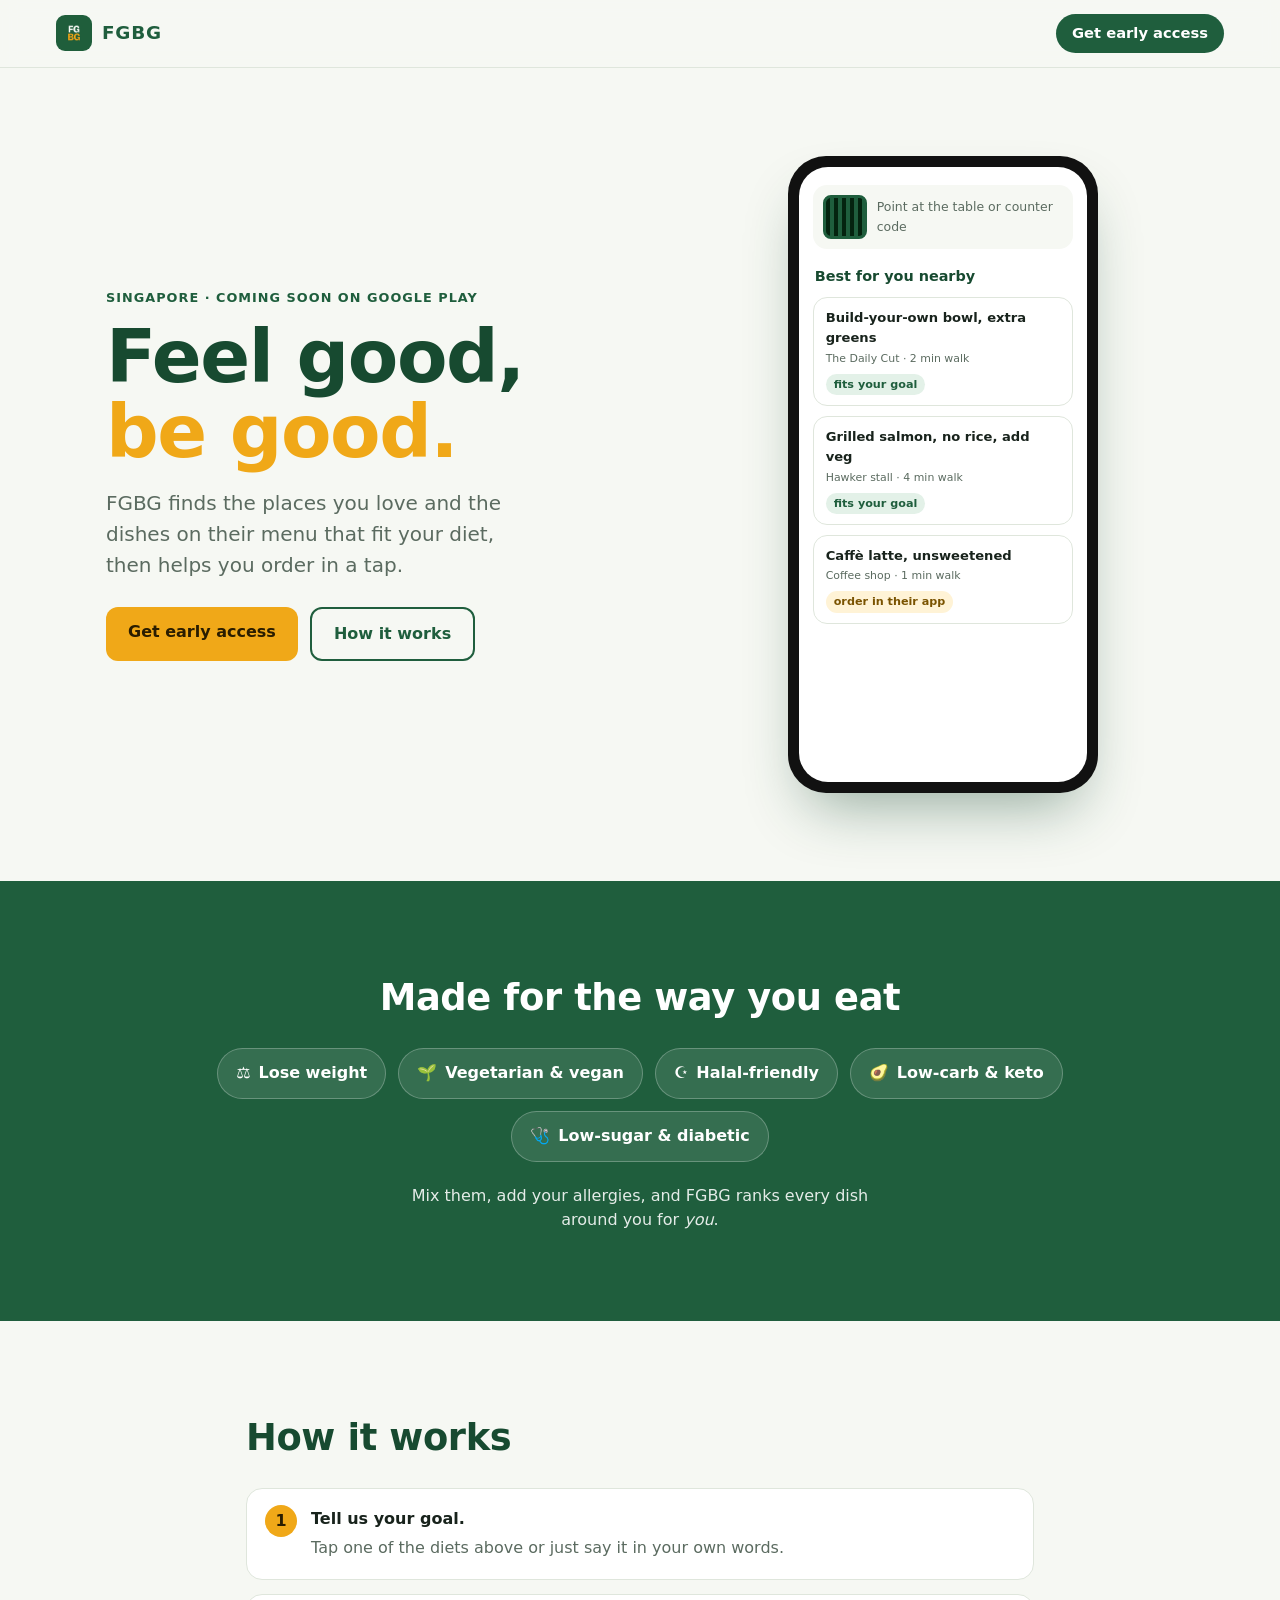
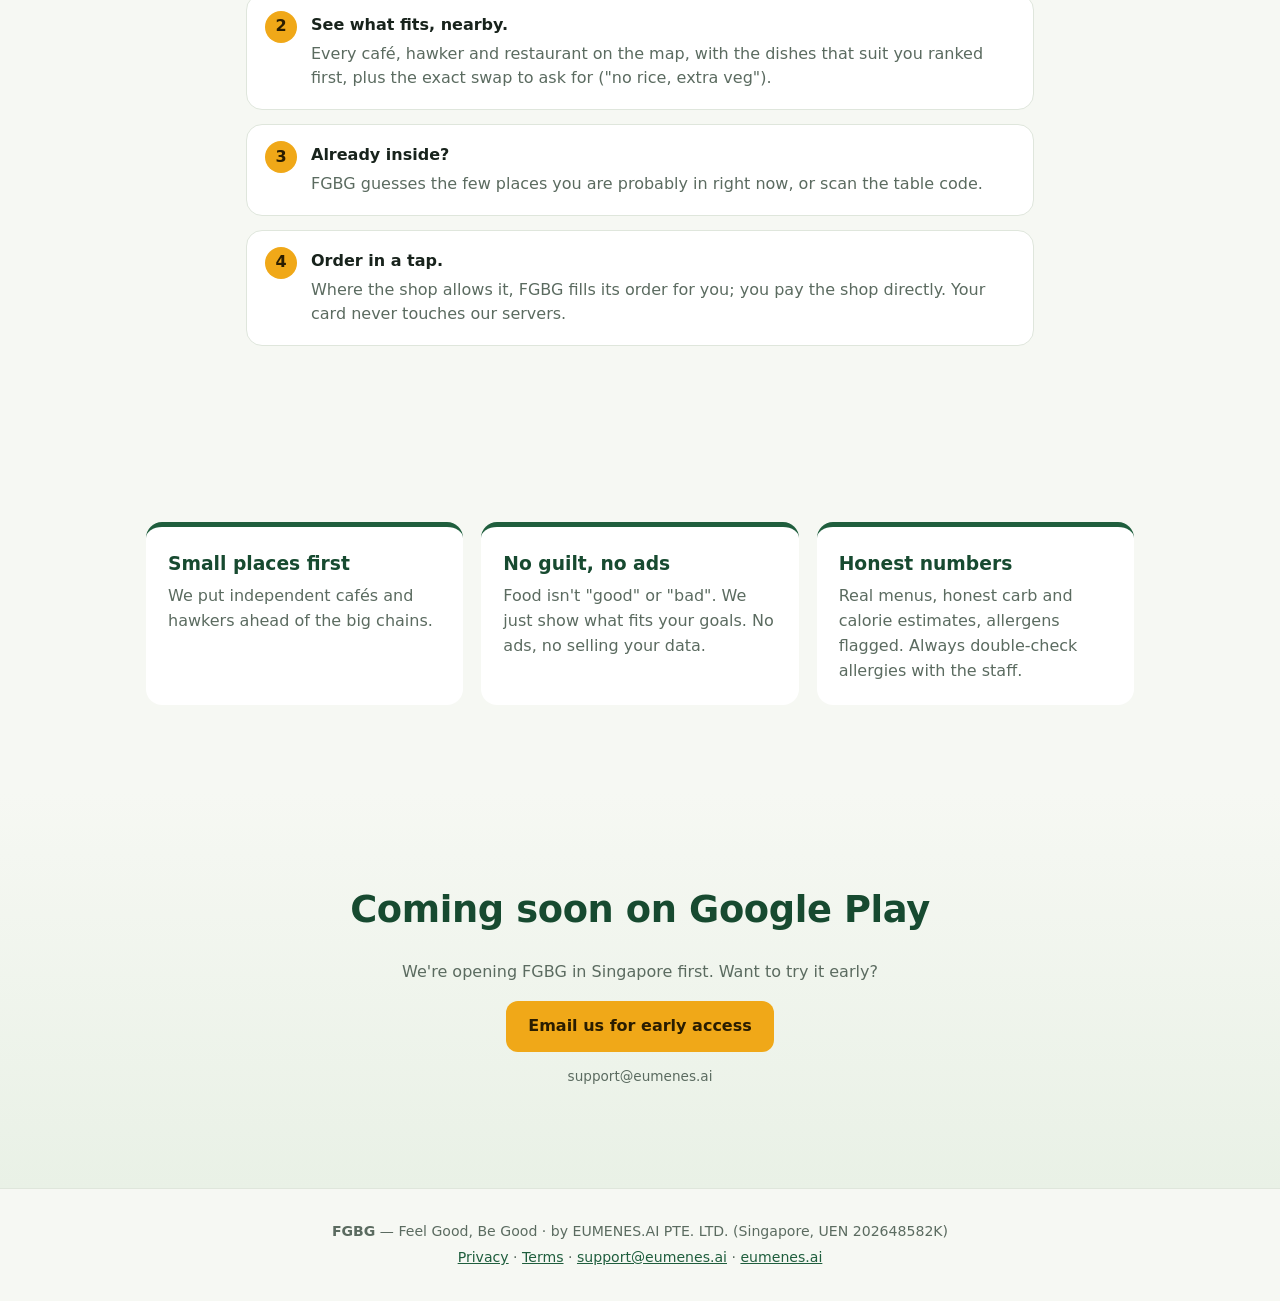
<file: index.html>
<!doctype html>
<html lang="en">
<head>
<meta charset="utf-8">
<meta name="viewport" content="width=device-width, initial-scale=1">
<title>FGBG — Feel Good, Be Good</title>
<meta name="description" content="FGBG finds the places you love and the dishes that fit your diet: lose weight, vegetarian or vegan, halal, low-carb and keto. Singapore first. Coming soon on Google Play.">
<meta property="og:title" content="FGBG — Feel Good, Be Good">
<meta property="og:description" content="The places you love, the dishes that fit your goals. Coming soon on Google Play.">
<meta property="og:image" content="https://fgbg.club/assets/fgbg-icon-512.png">
<meta property="og:url" content="https://fgbg.club/">
<meta name="theme-color" content="#1f5e3d">
<link rel="icon" type="image/png" href="/assets/favicon-64.png">
<link rel="apple-touch-icon" href="/assets/apple-touch-icon.png">
<link rel="stylesheet" href="/assets/site.css">
</head>
<body>
<header class="top">
  <a class="brand" href="/"><img src="/assets/fgbg-icon-192.png" alt="" width="36" height="36"><span>FGBG</span></a>
  <a class="pill" href="#soon">Get early access</a>
</header>

<main>
<section class="hero">
  <div class="hero-text">
    <p class="kicker">Singapore · coming soon on Google Play</p>
    <h1>Feel good,<br><em>be good.</em></h1>
    <p class="lead">FGBG finds the places you love and the dishes on their menu that fit your diet, then helps you order in a tap.</p>
    <div class="cta">
      <a class="btn primary" href="#soon">Get early access</a>
      <a class="btn ghost" href="#how">How it works</a>
    </div>
  </div>
  <div class="phone" aria-hidden="true">
    <div class="screen">
      <div class="scan"><span class="qr"></span><span>Point at the table or counter code</span></div>
      <p class="label">Best for you nearby</p>
      <div class="card"><b>Build-your-own bowl, extra greens</b><small>The Daily Cut · 2 min walk</small><span class="tag ok">fits your goal</span></div>
      <div class="card"><b>Grilled salmon, no rice, add veg</b><small>Hawker stall · 4 min walk</small><span class="tag ok">fits your goal</span></div>
      <div class="card"><b>Caffè latte, unsweetened</b><small>Coffee shop · 1 min walk</small><span class="tag">order in their app</span></div>
    </div>
  </div>
</section>

<section class="diets" aria-label="Diets">
  <h2>Made for the way you eat</h2>
  <ul class="chips">
    <li><span>⚖️</span>Lose weight</li>
    <li><span>🌱</span>Vegetarian &amp; vegan</li>
    <li><span>☪️</span>Halal-friendly</li>
    <li><span>🥑</span>Low-carb &amp; keto</li>
    <li><span>🩺</span>Low-sugar &amp; diabetic</li>
  </ul>
  <p class="note">Mix them, add your allergies, and FGBG ranks every dish around you for <em>you</em>.</p>
</section>

<section id="how" class="how">
  <h2>How it works</h2>
  <ol>
    <li><b>Tell us your goal.</b><span>Tap one of the diets above or just say it in your own words.</span></li>
    <li><b>See what fits, nearby.</b><span>Every café, hawker and restaurant on the map, with the dishes that suit you ranked first, plus the exact swap to ask for ("no rice, extra veg").</span></li>
    <li><b>Already inside?</b><span>FGBG guesses the few places you are probably in right now, or scan the table code.</span></li>
    <li><b>Order in a tap.</b><span>Where the shop allows it, FGBG fills its order for you; you pay the shop directly. Your card never touches our servers.</span></li>
  </ol>
</section>

<section class="values">
  <div><h3>Small places first</h3><p>We put independent cafés and hawkers ahead of the big chains.</p></div>
  <div><h3>No guilt, no ads</h3><p>Food isn't "good" or "bad". We just show what fits your goals. No ads, no selling your data.</p></div>
  <div><h3>Honest numbers</h3><p>Real menus, honest carb and calorie estimates, allergens flagged. Always double-check allergies with the staff.</p></div>
</section>

<section id="soon" class="soon">
  <h2>Coming soon on Google Play</h2>
  <p>We're opening FGBG in Singapore first. Want to try it early?</p>
  <a class="btn primary" href="mailto:support@eumenes.ai?subject=FGBG%20early%20access&amp;body=Hi%2C%20I%27d%20like%20to%20try%20FGBG%20early.%20My%20diet%20goal%20is%3A%20">Email us for early access</a>
  <p class="small">support@eumenes.ai</p>
</section>
</main>

<footer>
  <p><b>FGBG</b> — Feel Good, Be Good · by EUMENES.AI PTE. LTD. (Singapore, UEN 202648582K)</p>
  <p><a href="/privacy/">Privacy</a> · <a href="/terms/">Terms</a> · <a href="mailto:support@eumenes.ai">support@eumenes.ai</a> · <a href="https://eumenes.ai">eumenes.ai</a></p>
</footer>
</body>
</html>
</file>
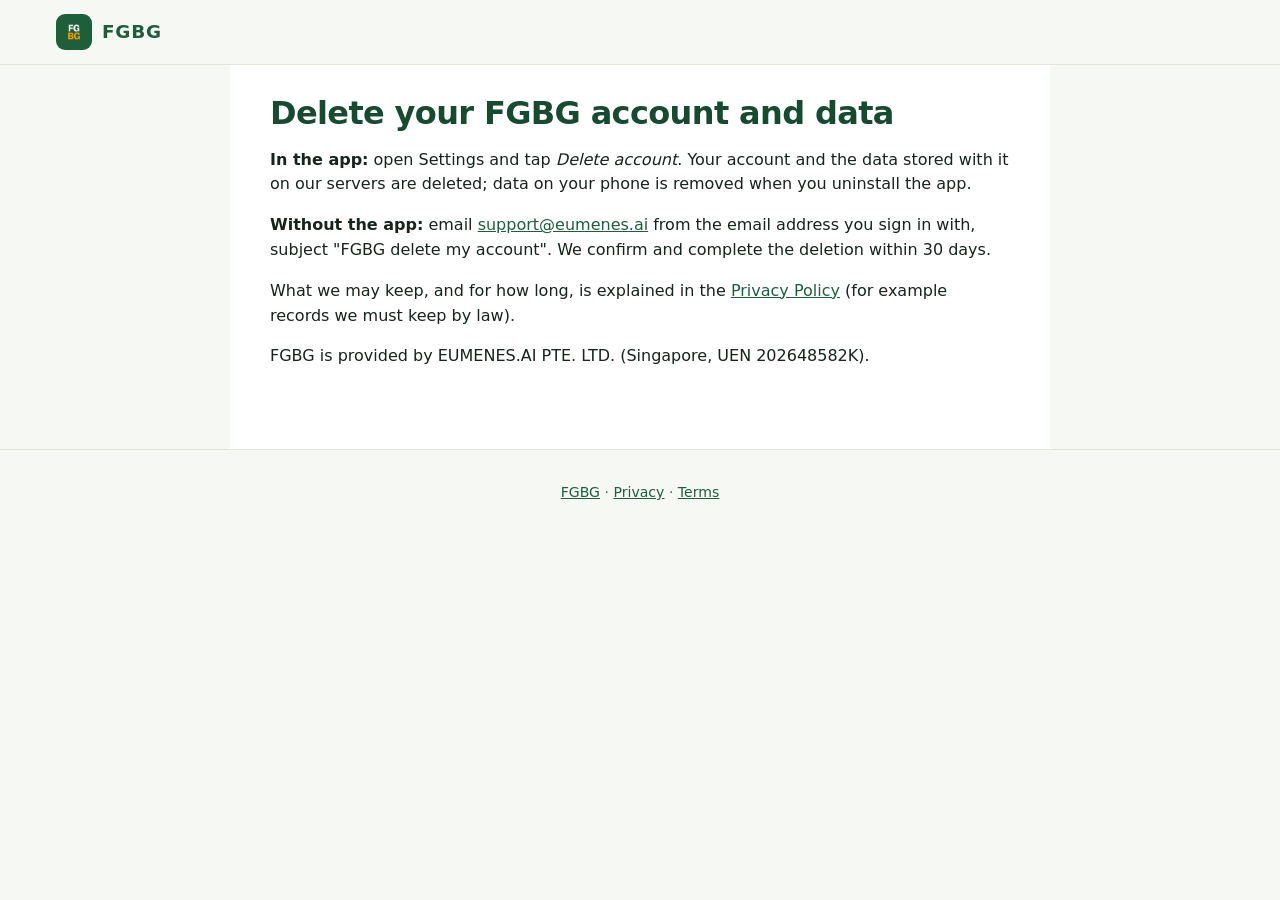
<file: delete/index.html>
<!doctype html><html lang="en"><head><meta charset="utf-8"><meta name="viewport" content="width=device-width, initial-scale=1">
<title>FGBG — delete your account and data</title><link rel="icon" type="image/png" href="/assets/favicon-64.png"><link rel="stylesheet" href="/assets/site.css"></head>
<body><header class="top"><a class="brand" href="/"><img src="/assets/fgbg-icon-192.png" alt="" width="36" height="36"><span>FGBG</span></a></header>
<main class="legal"><h1>Delete your FGBG account and data</h1>
<p><b>In the app:</b> open Settings and tap <i>Delete account</i>. Your account and the data stored with it on our servers are deleted; data on your phone is removed when you uninstall the app.</p>
<p><b>Without the app:</b> email <a href="mailto:support@eumenes.ai?subject=FGBG%20delete%20my%20account">support@eumenes.ai</a> from the email address you sign in with, subject "FGBG delete my account". We confirm and complete the deletion within 30 days.</p>
<p>What we may keep, and for how long, is explained in the <a href="/privacy/">Privacy Policy</a> (for example records we must keep by law).</p>
<p>FGBG is provided by EUMENES.AI PTE. LTD. (Singapore, UEN 202648582K).</p></main>
<footer><p><a href="/">FGBG</a> · <a href="/privacy/">Privacy</a> · <a href="/terms/">Terms</a></p></footer></body></html>
</file>
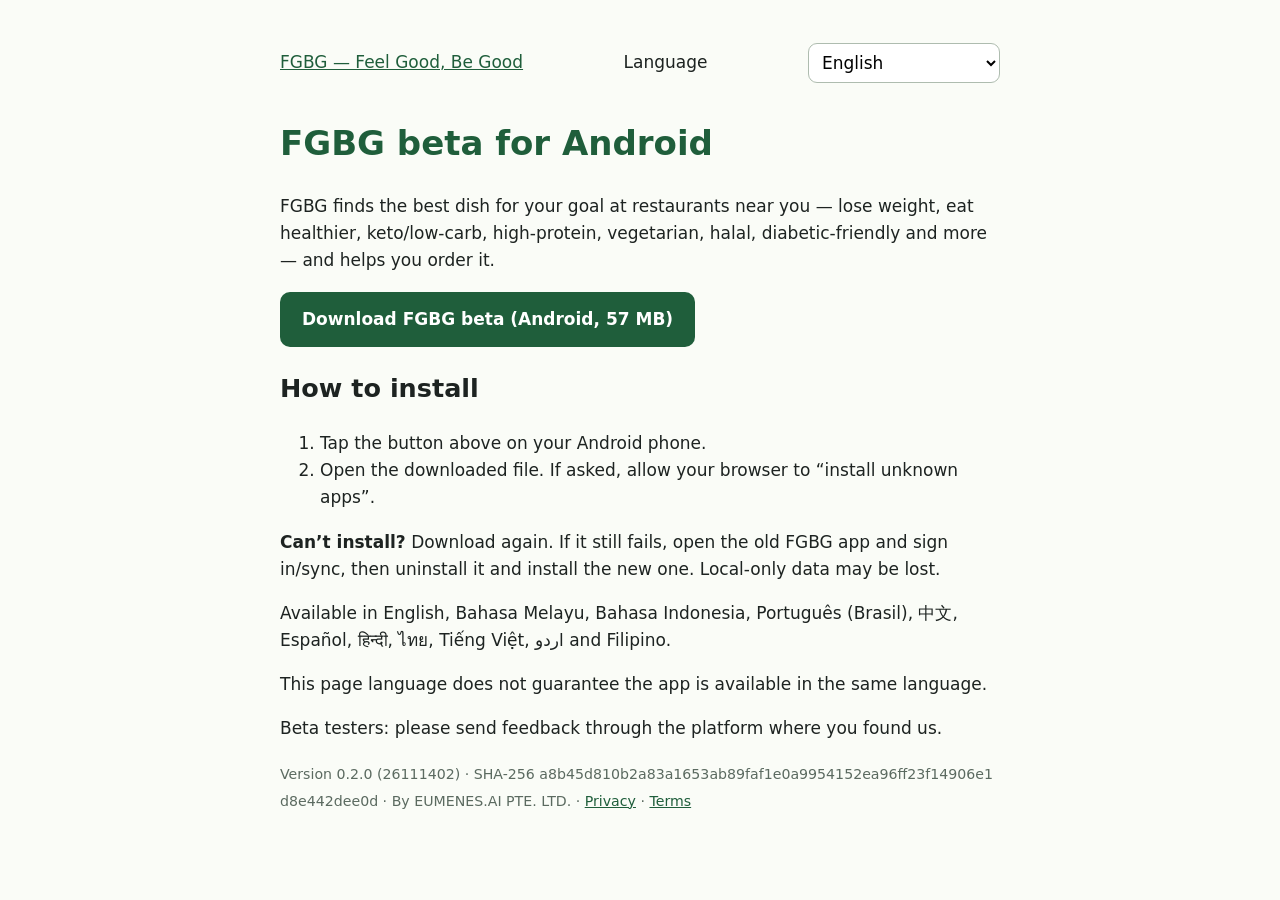
<file: download/index.html>
<!doctype html>
<html lang="en"><head><meta charset="utf-8">
<meta name="viewport" content="width=device-width, initial-scale=1">
<title>Download FGBG beta for Android</title>
<script src="/assets/funnel-i18n.js?v=261113-recovery" defer></script>
<style>
body { font-family: system-ui, Arial, sans-serif; font-size: 17px; line-height: 1.6; color: #1d2321; background: #fafcf7; max-width: 720px; margin: 32px auto; padding: 0 20px; }
h1 { color: #1f5e3b; } a { color: #1f5e3b; }
.btn { display: inline-block; background: #1f5e3b; color: #fff; padding: 14px 22px; border-radius: 10px; text-decoration: none; font-weight: 600; }
small { color: #5b6a60; word-break: break-all; }
header { display:flex; justify-content:space-between; align-items:center; gap:12px; flex-wrap:wrap; }
select { max-width:45vw; min-height:40px; padding:6px 9px; border:1px solid #aebcaf; border-radius:9px; background:#fff; font:inherit; }
html[dir="rtl"] body { text-align:right; }
html[dir="rtl"] ol { padding-right:32px; padding-left:0; }
</style></head><body>
<header><p><a href="/">FGBG — Feel Good, Be Good</a></p><label for="download-language" data-i18n="language">Language</label> <select class="language-selector" id="download-language"><option value="en">English</option><option value="hi">हिन्दी</option><option value="pt">Português (Brasil)</option><option value="zh">中文</option><option value="es">Español</option><option value="id">Bahasa Indonesia</option><option value="ms">Bahasa Melayu</option><option value="fil">English (PH)</option><option value="ur">اردو</option><option value="th">ไทย</option><option value="vi">Tiếng Việt</option></select></header>
<main>
<h1 data-i18n="downloadTitle">FGBG beta for Android</h1>
<p data-i18n="downloadIntro">FGBG finds the best dish for your goal at restaurants near you — lose weight, eat healthier, keto/low-carb, high-protein, vegetarian, halal, diabetic-friendly and more — and helps you order it.</p>
<p><a class="btn" href="/download/fgbg-beta.apk"><span data-i18n="downloadButton">Download FGBG beta (Android, 57 MB)</span></a></p>
<h2 data-i18n="install">How to install</h2>
<ol>
<li data-i18n="step1">Tap the button above on your Android phone.</li>
<li data-i18n="step2">Open the downloaded file. If asked, allow your browser to "install unknown apps".</li>
</ol>
<p><strong data-i18n="recoveryTitle">Can’t install?</strong> <span data-i18n="recovery">Download again. If it still fails, open the old FGBG app and sign in/sync, then uninstall it and install the new one. Local-only data may be lost.</span></p>
<p data-i18n="available">Available in English, Bahasa Melayu, Bahasa Indonesia, Português (Brasil), 中文, Español, हिन्दी, ไทย, Tiếng Việt, اردو and Filipino.</p>
<p data-i18n="pageLanguage">This page language does not guarantee the app is available in the same language.</p>
<p data-i18n="beta">Beta testers: please send feedback through the platform where you found us.</p>
<p><small><span data-i18n="version">Version</span> 0.2.0 (26111402) · SHA-256 a8b45d810b2a83a1653ab89faf1e0a9954152ea96ff23f14906e1d8e442dee0d · <span data-i18n="by">By</span> EUMENES.AI PTE. LTD. · <a href="/privacy/" data-i18n="privacy">Privacy</a> · <a href="/terms/" data-i18n="terms">Terms</a></small></p>
</main></body></html>
</file>
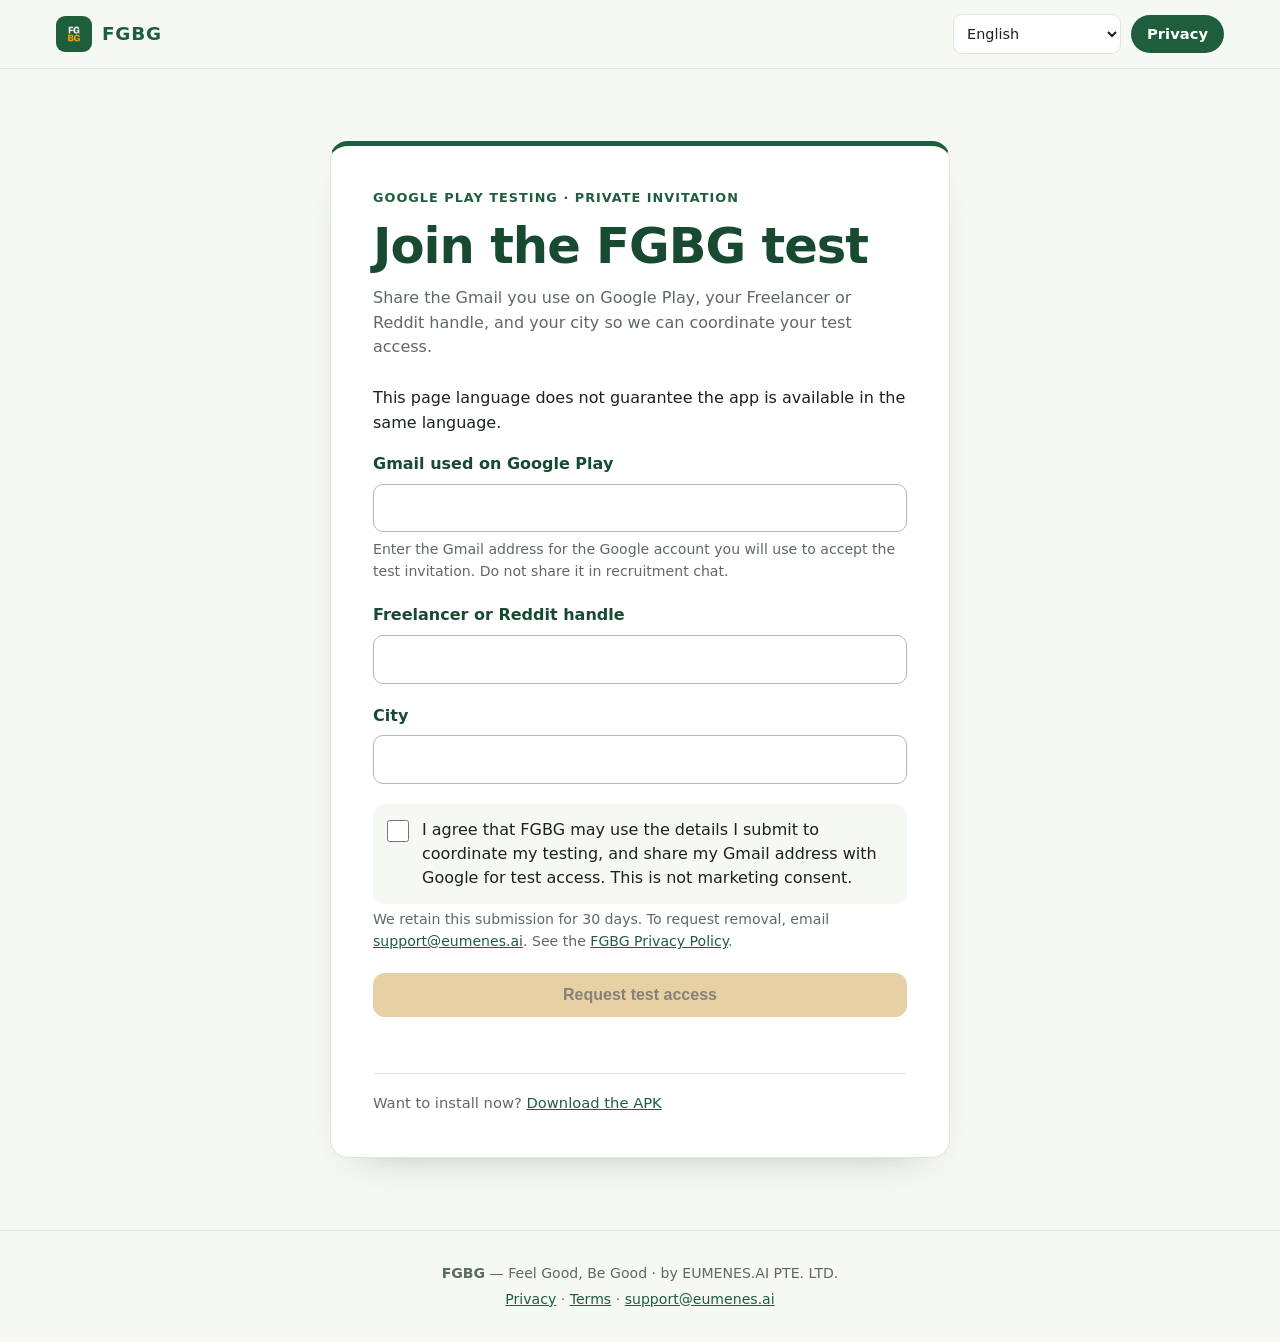
<file: join/index.html>
<!doctype html>
<html lang="en">
<head>
<meta charset="utf-8">
<meta name="viewport" content="width=device-width, initial-scale=1">
<title>Join the FGBG test — FGBG</title>
<meta name="description" content="Request FGBG Google Play internal testing access.">
<meta name="theme-color" content="#1f5e3d">
<meta name="referrer" content="no-referrer">
<meta name="robots" content="noindex, nofollow">
<link rel="icon" type="image/png" href="/assets/favicon-64.png">
<link rel="stylesheet" href="/assets/site.css">
<link rel="stylesheet" href="/join/join.css">
<script src="/join/i18n.js" defer></script>
<script src="/join/join.js" defer></script>
</head>
<body>
<header class="top">
  <a class="brand" href="/"><img src="/assets/fgbg-icon-192.png" alt="" width="36" height="36"><span>FGBG</span></a>
  <div class="top-actions"><label class="visually-hidden" for="join-language" data-i18n="language">Language</label><select class="language-selector" id="join-language"><option value="en">English</option><option value="hi">हिन्दी</option><option value="id">Bahasa Indonesia</option><option value="ms">Bahasa Melayu</option><option value="fil">English (PH)</option><option value="ur">اردو</option><option value="th">ไทย</option><option value="vi">Tiếng Việt</option></select><a class="pill" href="/privacy/" data-i18n="privacy">Privacy</a></div>
</header>
<main class="join-main">
  <section class="join-card" aria-labelledby="join-title">
    <p class="kicker" data-i18n="joinKicker">Google Play testing · private invitation</p>
    <h1 id="join-title" data-i18n="joinTitle">Join the FGBG test</h1>
    <p class="join-intro" data-i18n="intro">Share the Gmail you use on Google Play, your Freelancer or Reddit handle, and your city so we can coordinate your test access.</p>
    <p data-i18n="pageLanguage">This page language does not guarantee the app is available in the same language.</p>
    <form id="join-form" method="post" action="https://api.fborder.eumenes.ai/v1/growth/testers" data-endpoint="https://api.fborder.eumenes.ai/v1/growth/testers" novalidate>
      <div class="field">
        <label for="gmail" data-i18n="gmail">Gmail used on Google Play</label>
        <input id="gmail" dir="ltr" name="gmail" type="email" inputmode="email" autocomplete="email" autocapitalize="none" spellcheck="false" required maxlength="254" aria-describedby="gmail-help">
        <small id="gmail-help" data-i18n="gmailHelp">Enter the Gmail address for the Google account you will use to accept the test invitation. Do not share it in recruitment chat.</small>
      </div>
      <div class="field">
        <label for="handle" data-i18n="handle">Freelancer or Reddit handle</label>
        <input id="handle" name="handle" type="text" autocomplete="off" required>
      </div>
      <div class="field">
        <label for="city" data-i18n="city">City</label>
        <input id="city" name="city" type="text" autocomplete="address-level2" required>
      </div>
      <div class="honeypot" aria-hidden="true" inert>
        <label for="website">Website</label>
        <input id="website" name="website" type="text" tabindex="-1" autocomplete="off">
      </div>
      <div class="consent-field">
        <input id="consent" name="consent" type="checkbox" required aria-describedby="consent-help">
        <label for="consent" data-i18n="consent">I agree that FGBG may use the details I submit to coordinate my testing, and share my Gmail address with Google for test access. This is not marketing consent.</label>
      </div>
      <small id="consent-help" class="privacy-note"><span data-i18n="retention">We retain this submission for 30 days. To request removal, email</span> <a href="mailto:support@eumenes.ai">support@eumenes.ai</a>. <span data-i18n="see">See the</span> <a href="/privacy/" data-i18n="privacyPolicy">FGBG Privacy Policy</a>.</small>
      <button id="submit-button" class="btn primary" type="submit" disabled data-i18n="request">Request test access</button>
      <p id="join-status" class="status" role="status" aria-live="polite" aria-atomic="true"></p>
    </form>
    <section id="success-instructions" class="success-instructions" aria-labelledby="success-title" hidden>
      <h2 id="success-title" data-i18n="next">Next steps</h2>
      <p data-i18n="afterJoin">We received your request. We will share next steps through the platform where you found us.</p>
    </section>
    <p class="join-note"><span data-i18n="installNow">Want to install now?</span> <a href="/download" data-preserve-lang data-i18n="apk">Download the APK</a> </p>
    <noscript><p class="noscript-note" data-i18n="noscript">JavaScript is required to submit this form. Enable JavaScript and reload; this page will not send the form without it.</p></noscript>
  </section>
</main>
<footer><p><b>FGBG</b> — Feel Good, Be Good · by EUMENES.AI PTE. LTD.</p><p><a href="/privacy/" data-i18n="privacy">Privacy</a> · <a href="/terms/" data-i18n="terms">Terms</a> · <a href="mailto:support@eumenes.ai">support@eumenes.ai</a></p></footer>
</body>
</html>
</file>
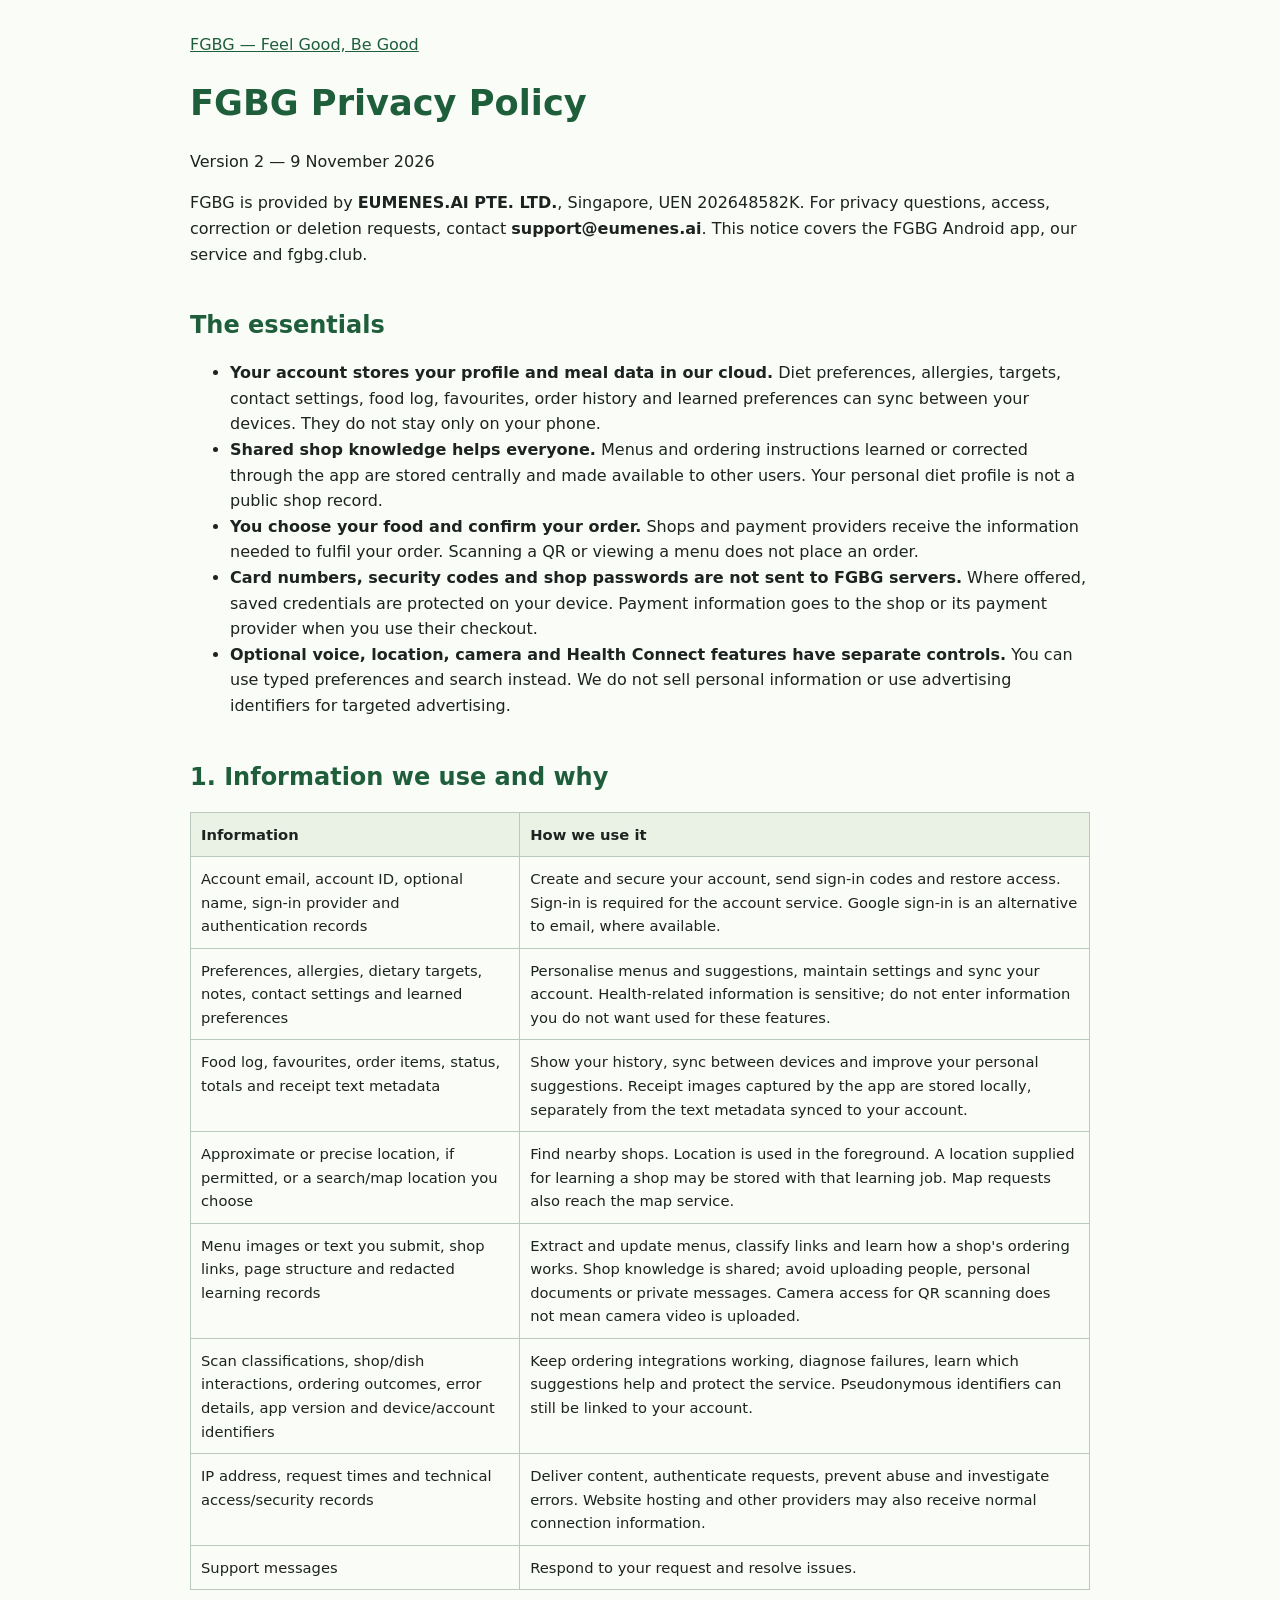
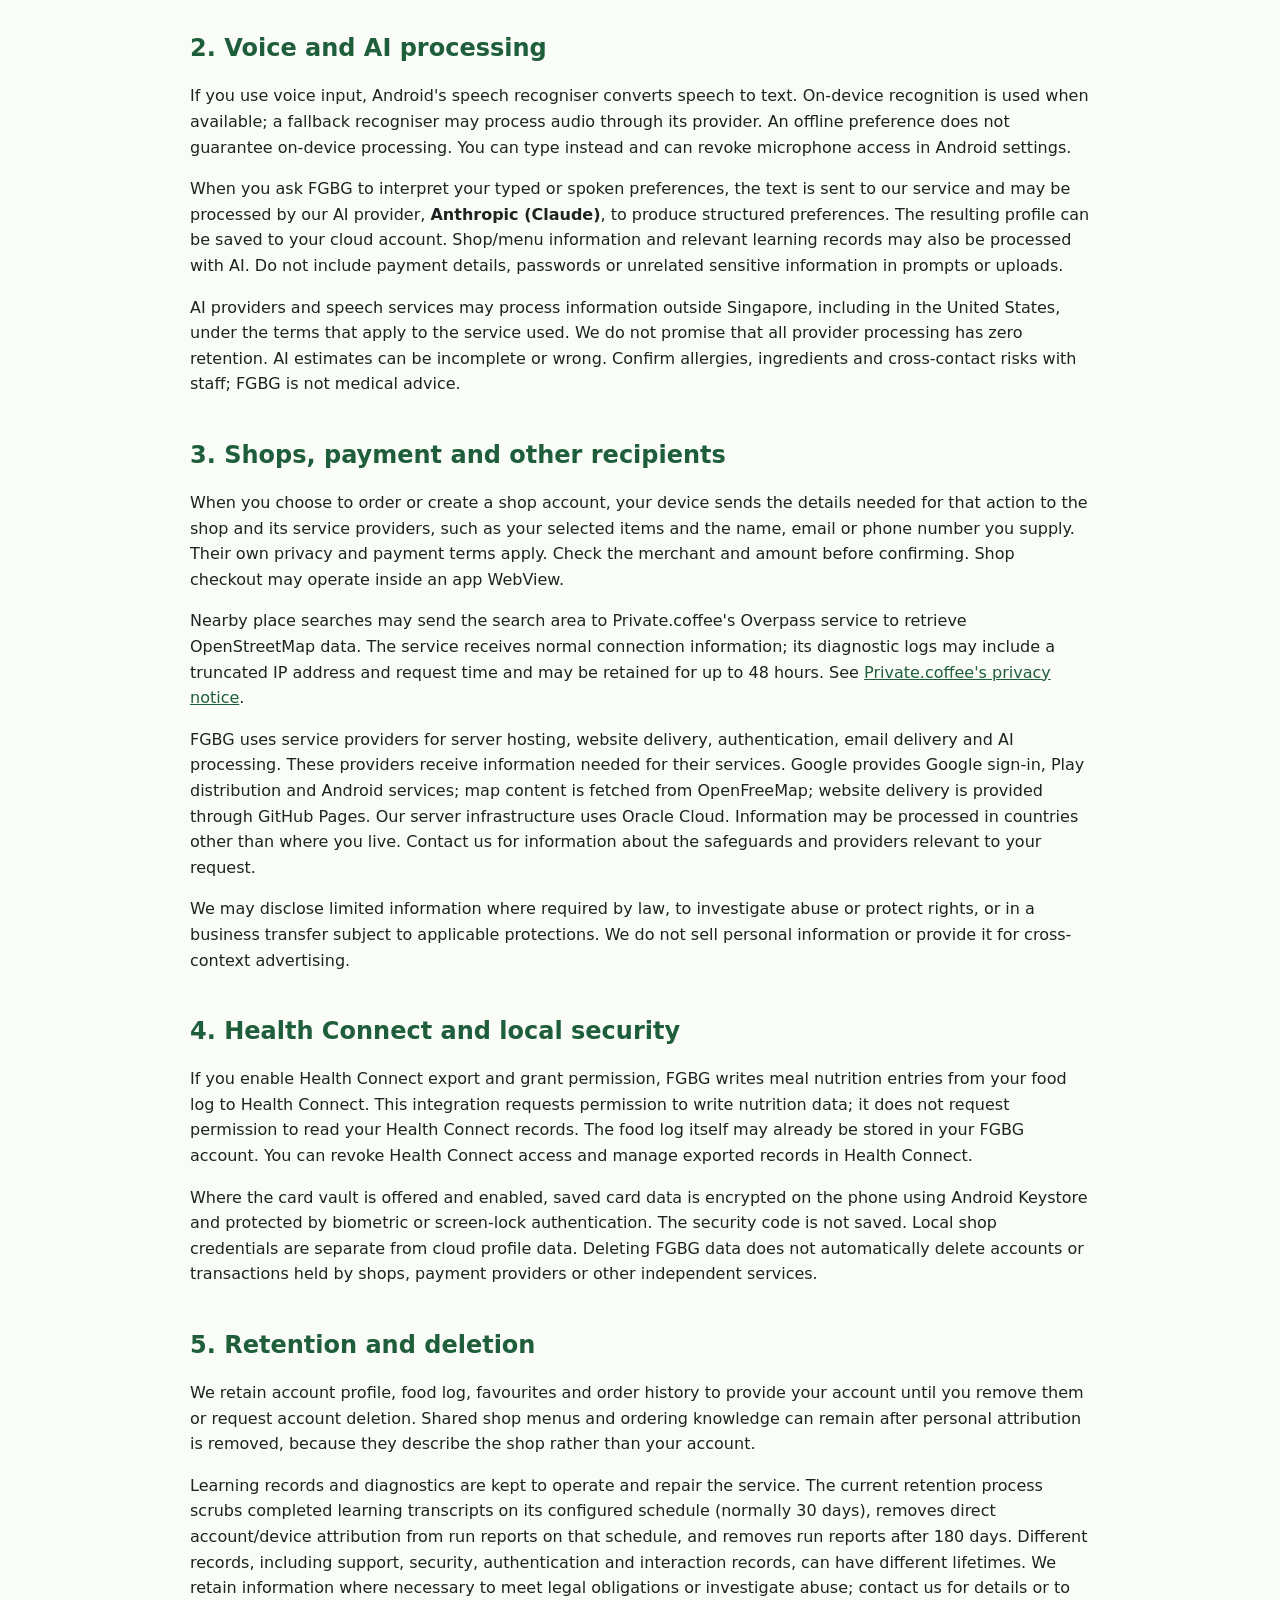
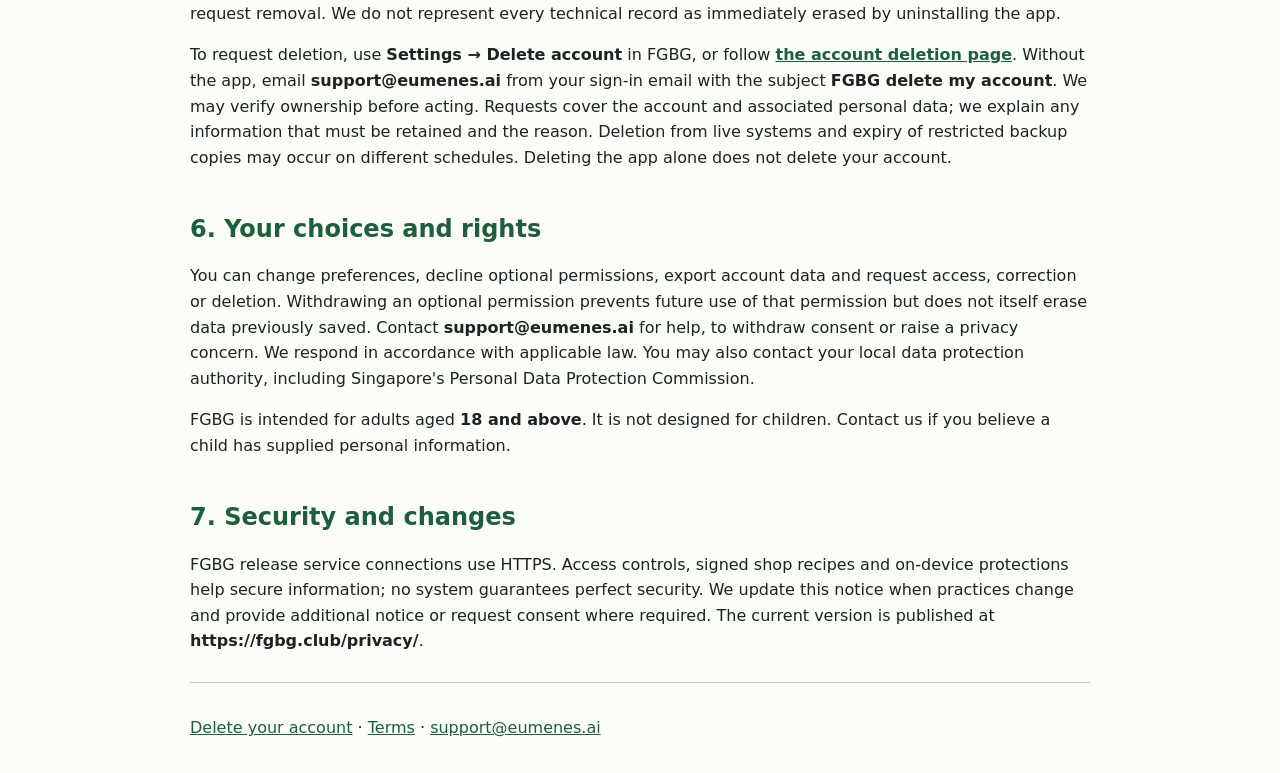
<file: privacy/index.html>
<!doctype html>
<html lang="en"><head><meta charset="utf-8">
<meta name="viewport" content="width=device-width, initial-scale=1">
<title>FGBG Privacy Policy</title>
<style>
body { font-family: system-ui, Arial, sans-serif; font-size: 16px; line-height: 1.6; color: #1d2321; background: #fafcf7; max-width: 900px; margin: 32px auto; padding: 0 20px; }
h1,h2 { color: #1f5e3b; line-height: 1.25; }
h1 { font-size: 2.2rem; } h2 { margin-top: 1.8em; }
a { color: #1f5e3b; } table { border-collapse: collapse; width: 100%; font-size: .92em; }
th,td { text-align: left; vertical-align: top; border: 1px solid #bac9bb; padding: 10px; }
th { background: #eaf1e5; } footer { border-top: 1px solid #bac9bb; margin-top: 28px; padding-top: 16px; }
</style></head><body>
<header><p><a href="/">FGBG — Feel Good, Be Good</a></p></header>
<main><h1>FGBG Privacy Policy</h1>
<p>Version 2 — 9 November 2026</p>
<p>FGBG is provided by <strong>EUMENES.AI PTE. LTD.</strong>, Singapore, UEN 202648582K. For privacy questions, access, correction or deletion requests, contact <strong>support@eumenes.ai</strong>. This notice covers the FGBG Android app, our service and fgbg.club.</p>
<h2>The essentials</h2>
<ul>
<li><strong>Your account stores your profile and meal data in our cloud.</strong> Diet preferences, allergies, targets, contact settings, food log, favourites, order history and learned preferences can sync between your devices. They do not stay only on your phone.</li>
<li><strong>Shared shop knowledge helps everyone.</strong> Menus and ordering instructions learned or corrected through the app are stored centrally and made available to other users. Your personal diet profile is not a public shop record.</li>
<li><strong>You choose your food and confirm your order.</strong> Shops and payment providers receive the information needed to fulfil your order. Scanning a QR or viewing a menu does not place an order.</li>
<li><strong>Card numbers, security codes and shop passwords are not sent to FGBG servers.</strong> Where offered, saved credentials are protected on your device. Payment information goes to the shop or its payment provider when you use their checkout.</li>
<li><strong>Optional voice, location, camera and Health Connect features have separate controls.</strong> You can use typed preferences and search instead. We do not sell personal information or use advertising identifiers for targeted advertising.</li>
</ul>
<h2>1. Information we use and why</h2>
<table>
<thead>
<tr>
<th>Information</th>
<th>How we use it</th>
</tr>
</thead>
<tbody>
<tr>
<td>Account email, account ID, optional name, sign-in provider and authentication records</td>
<td>Create and secure your account, send sign-in codes and restore access. Sign-in is required for the account service. Google sign-in is an alternative to email, where available.</td>
</tr>
<tr>
<td>Preferences, allergies, dietary targets, notes, contact settings and learned preferences</td>
<td>Personalise menus and suggestions, maintain settings and sync your account. Health-related information is sensitive; do not enter information you do not want used for these features.</td>
</tr>
<tr>
<td>Food log, favourites, order items, status, totals and receipt text metadata</td>
<td>Show your history, sync between devices and improve your personal suggestions. Receipt images captured by the app are stored locally, separately from the text metadata synced to your account.</td>
</tr>
<tr>
<td>Approximate or precise location, if permitted, or a search/map location you choose</td>
<td>Find nearby shops. Location is used in the foreground. A location supplied for learning a shop may be stored with that learning job. Map requests also reach the map service.</td>
</tr>
<tr>
<td>Menu images or text you submit, shop links, page structure and redacted learning records</td>
<td>Extract and update menus, classify links and learn how a shop's ordering works. Shop knowledge is shared; avoid uploading people, personal documents or private messages. Camera access for QR scanning does not mean camera video is uploaded.</td>
</tr>
<tr>
<td>Scan classifications, shop/dish interactions, ordering outcomes, error details, app version and device/account identifiers</td>
<td>Keep ordering integrations working, diagnose failures, learn which suggestions help and protect the service. Pseudonymous identifiers can still be linked to your account.</td>
</tr>
<tr>
<td>IP address, request times and technical access/security records</td>
<td>Deliver content, authenticate requests, prevent abuse and investigate errors. Website hosting and other providers may also receive normal connection information.</td>
</tr>
<tr>
<td>Support messages</td>
<td>Respond to your request and resolve issues.</td>
</tr>
</tbody>
</table>
<h2>2. Voice and AI processing</h2>
<p>If you use voice input, Android's speech recogniser converts speech to text. On-device recognition is used when available; a fallback recogniser may process audio through its provider. An offline preference does not guarantee on-device processing. You can type instead and can revoke microphone access in Android settings.</p>
<p>When you ask FGBG to interpret your typed or spoken preferences, the text is sent to our service and may be processed by our AI provider, <strong>Anthropic (Claude)</strong>, to produce structured preferences. The resulting profile can be saved to your cloud account. Shop/menu information and relevant learning records may also be processed with AI. Do not include payment details, passwords or unrelated sensitive information in prompts or uploads.</p>
<p>AI providers and speech services may process information outside Singapore, including in the United States, under the terms that apply to the service used. We do not promise that all provider processing has zero retention. AI estimates can be incomplete or wrong. Confirm allergies, ingredients and cross-contact risks with staff; FGBG is not medical advice.</p>
<h2>3. Shops, payment and other recipients</h2>
<p>When you choose to order or create a shop account, your device sends the details needed for that action to the shop and its service providers, such as your selected items and the name, email or phone number you supply. Their own privacy and payment terms apply. Check the merchant and amount before confirming. Shop checkout may operate inside an app WebView.</p>
<p>Nearby place searches may send the search area to Private.coffee's Overpass service to retrieve OpenStreetMap data. The service receives normal connection information; its diagnostic logs may include a truncated IP address and request time and may be retained for up to 48 hours. See <a href="https://overpass.private.coffee/#privacy">Private.coffee's privacy notice</a>.</p>
<p>FGBG uses service providers for server hosting, website delivery, authentication, email delivery and AI processing. These providers receive information needed for their services. Google provides Google sign-in, Play distribution and Android services; map content is fetched from OpenFreeMap; website delivery is provided through GitHub Pages. Our server infrastructure uses Oracle Cloud. Information may be processed in countries other than where you live. Contact us for information about the safeguards and providers relevant to your request.</p>
<p>We may disclose limited information where required by law, to investigate abuse or protect rights, or in a business transfer subject to applicable protections. We do not sell personal information or provide it for cross-context advertising.</p>
<h2>4. Health Connect and local security</h2>
<p>If you enable Health Connect export and grant permission, FGBG writes meal nutrition entries from your food log to Health Connect. This integration requests permission to write nutrition data; it does not request permission to read your Health Connect records. The food log itself may already be stored in your FGBG account. You can revoke Health Connect access and manage exported records in Health Connect.</p>
<p>Where the card vault is offered and enabled, saved card data is encrypted on the phone using Android Keystore and protected by biometric or screen-lock authentication. The security code is not saved. Local shop credentials are separate from cloud profile data. Deleting FGBG data does not automatically delete accounts or transactions held by shops, payment providers or other independent services.</p>
<h2>5. Retention and deletion</h2>
<p>We retain account profile, food log, favourites and order history to provide your account until you remove them or request account deletion. Shared shop menus and ordering knowledge can remain after personal attribution is removed, because they describe the shop rather than your account.</p>
<p>Learning records and diagnostics are kept to operate and repair the service. The current retention process scrubs completed learning transcripts on its configured schedule (normally 30 days), removes direct account/device attribution from run reports on that schedule, and removes run reports after 180 days. Different records, including support, security, authentication and interaction records, can have different lifetimes. We retain information where necessary to meet legal obligations or investigate abuse; contact us for details or to request removal. We do not represent every technical record as immediately erased by uninstalling the app.</p>
<p>To request deletion, use <strong>Settings → Delete account</strong> in FGBG, or follow <strong><a href="https://fgbg.club/delete/">the account deletion page</a></strong>. Without the app, email <strong>support@eumenes.ai</strong> from your sign-in email with the subject <strong>FGBG delete my account</strong>. We may verify ownership before acting. Requests cover the account and associated personal data; we explain any information that must be retained and the reason. Deletion from live systems and expiry of restricted backup copies may occur on different schedules. Deleting the app alone does not delete your account.</p>
<h2>6. Your choices and rights</h2>
<p>You can change preferences, decline optional permissions, export account data and request access, correction or deletion. Withdrawing an optional permission prevents future use of that permission but does not itself erase data previously saved. Contact <strong>support@eumenes.ai</strong> for help, to withdraw consent or raise a privacy concern. We respond in accordance with applicable law. You may also contact your local data protection authority, including Singapore's Personal Data Protection Commission.</p>
<p>FGBG is intended for adults aged <strong>18 and above</strong>. It is not designed for children. Contact us if you believe a child has supplied personal information.</p>
<h2>7. Security and changes</h2>
<p>FGBG release service connections use HTTPS. Access controls, signed shop recipes and on-device protections help secure information; no system guarantees perfect security. We update this notice when practices change and provide additional notice or request consent where required. The current version is published at <strong>https://fgbg.club/privacy/</strong>.</p></main>
<footer><p><a href="/delete/">Delete your account</a> · <a href="/terms/">Terms</a> · <a href="mailto:support@eumenes.ai">support@eumenes.ai</a></p></footer>
</body></html>
</file>
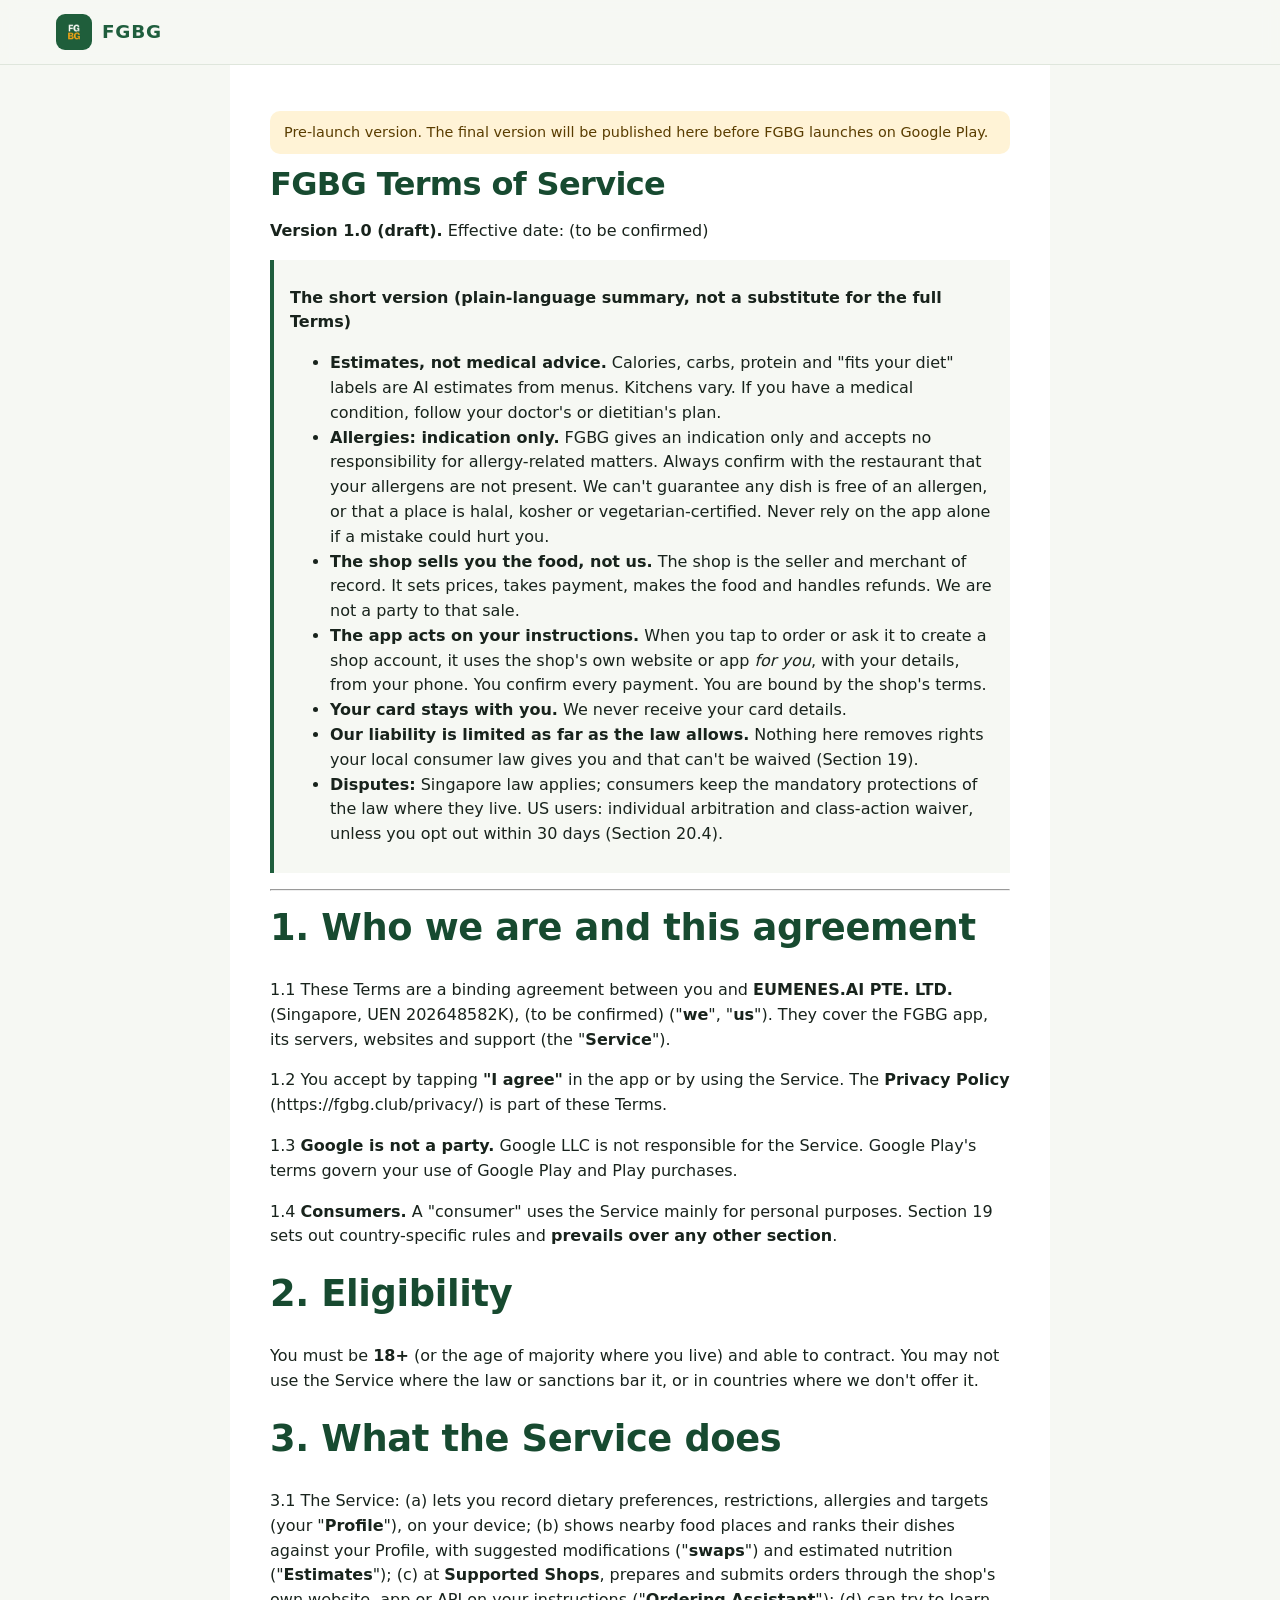
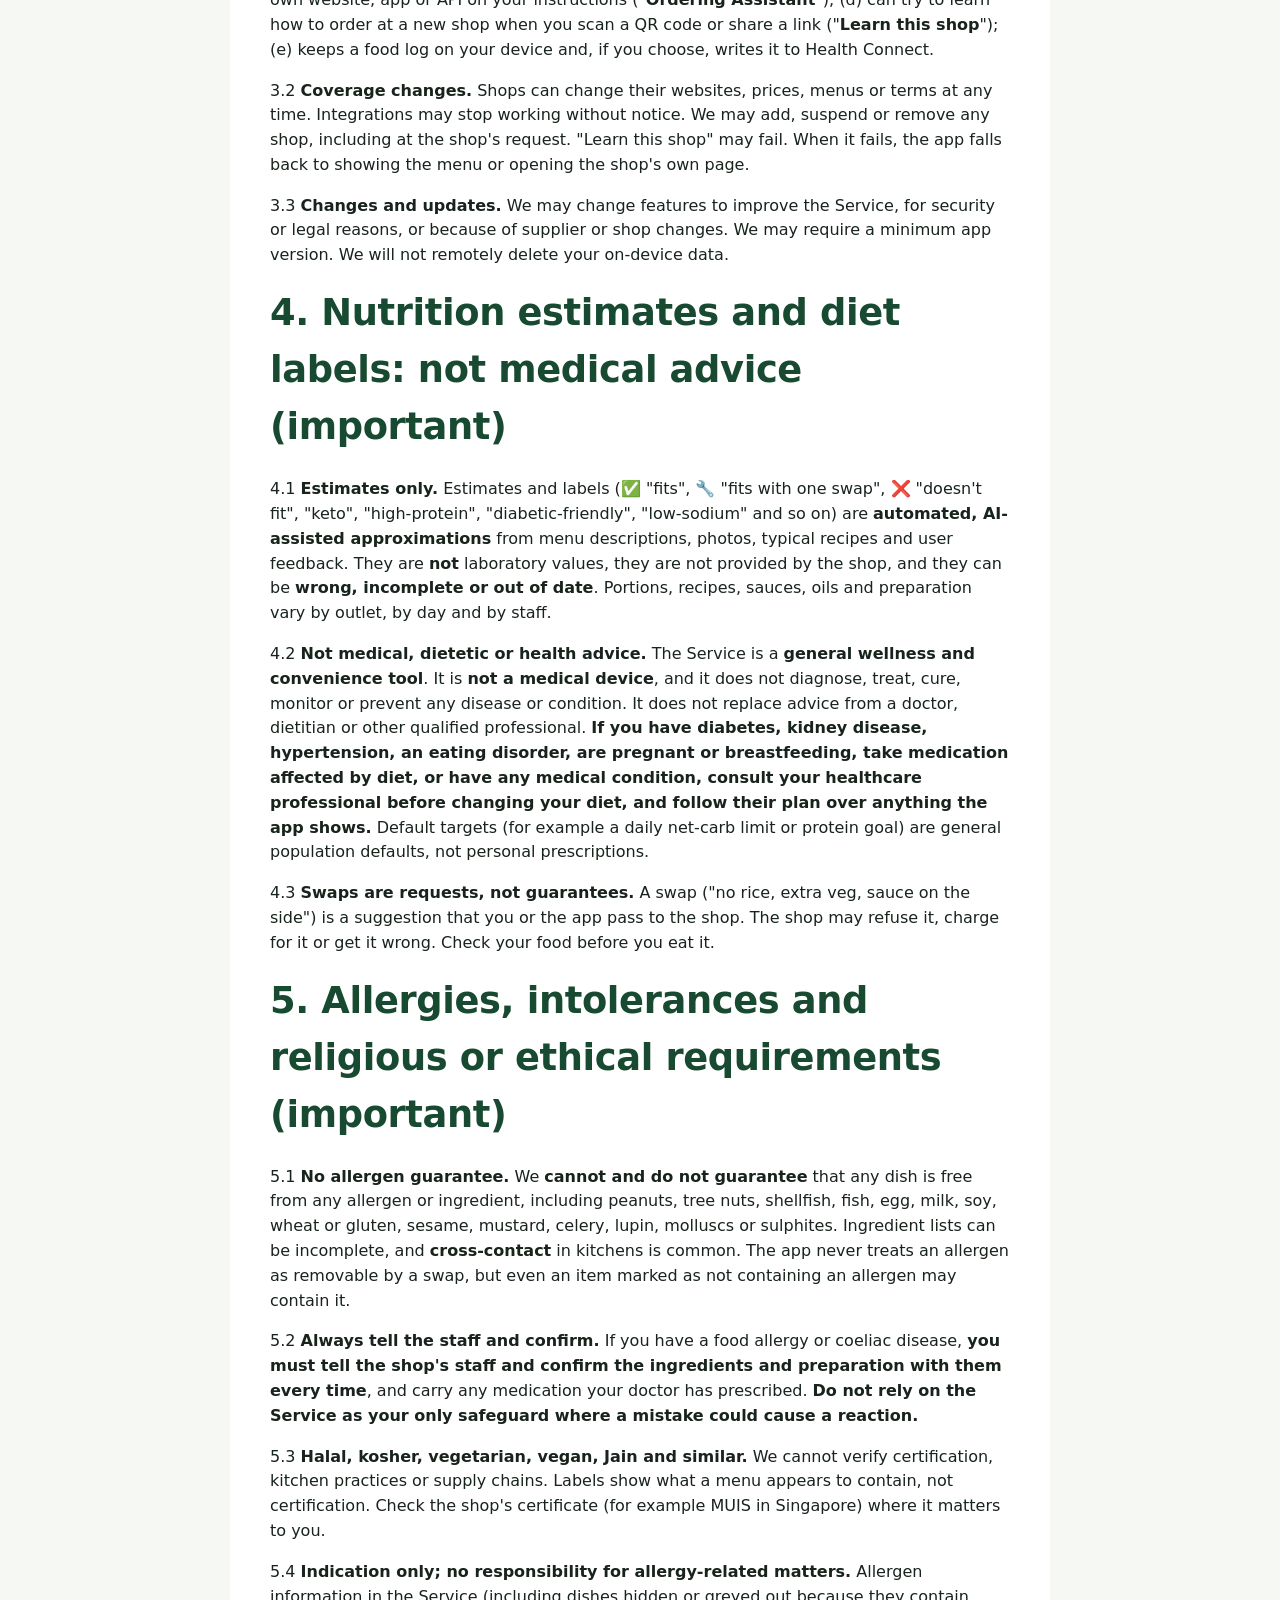
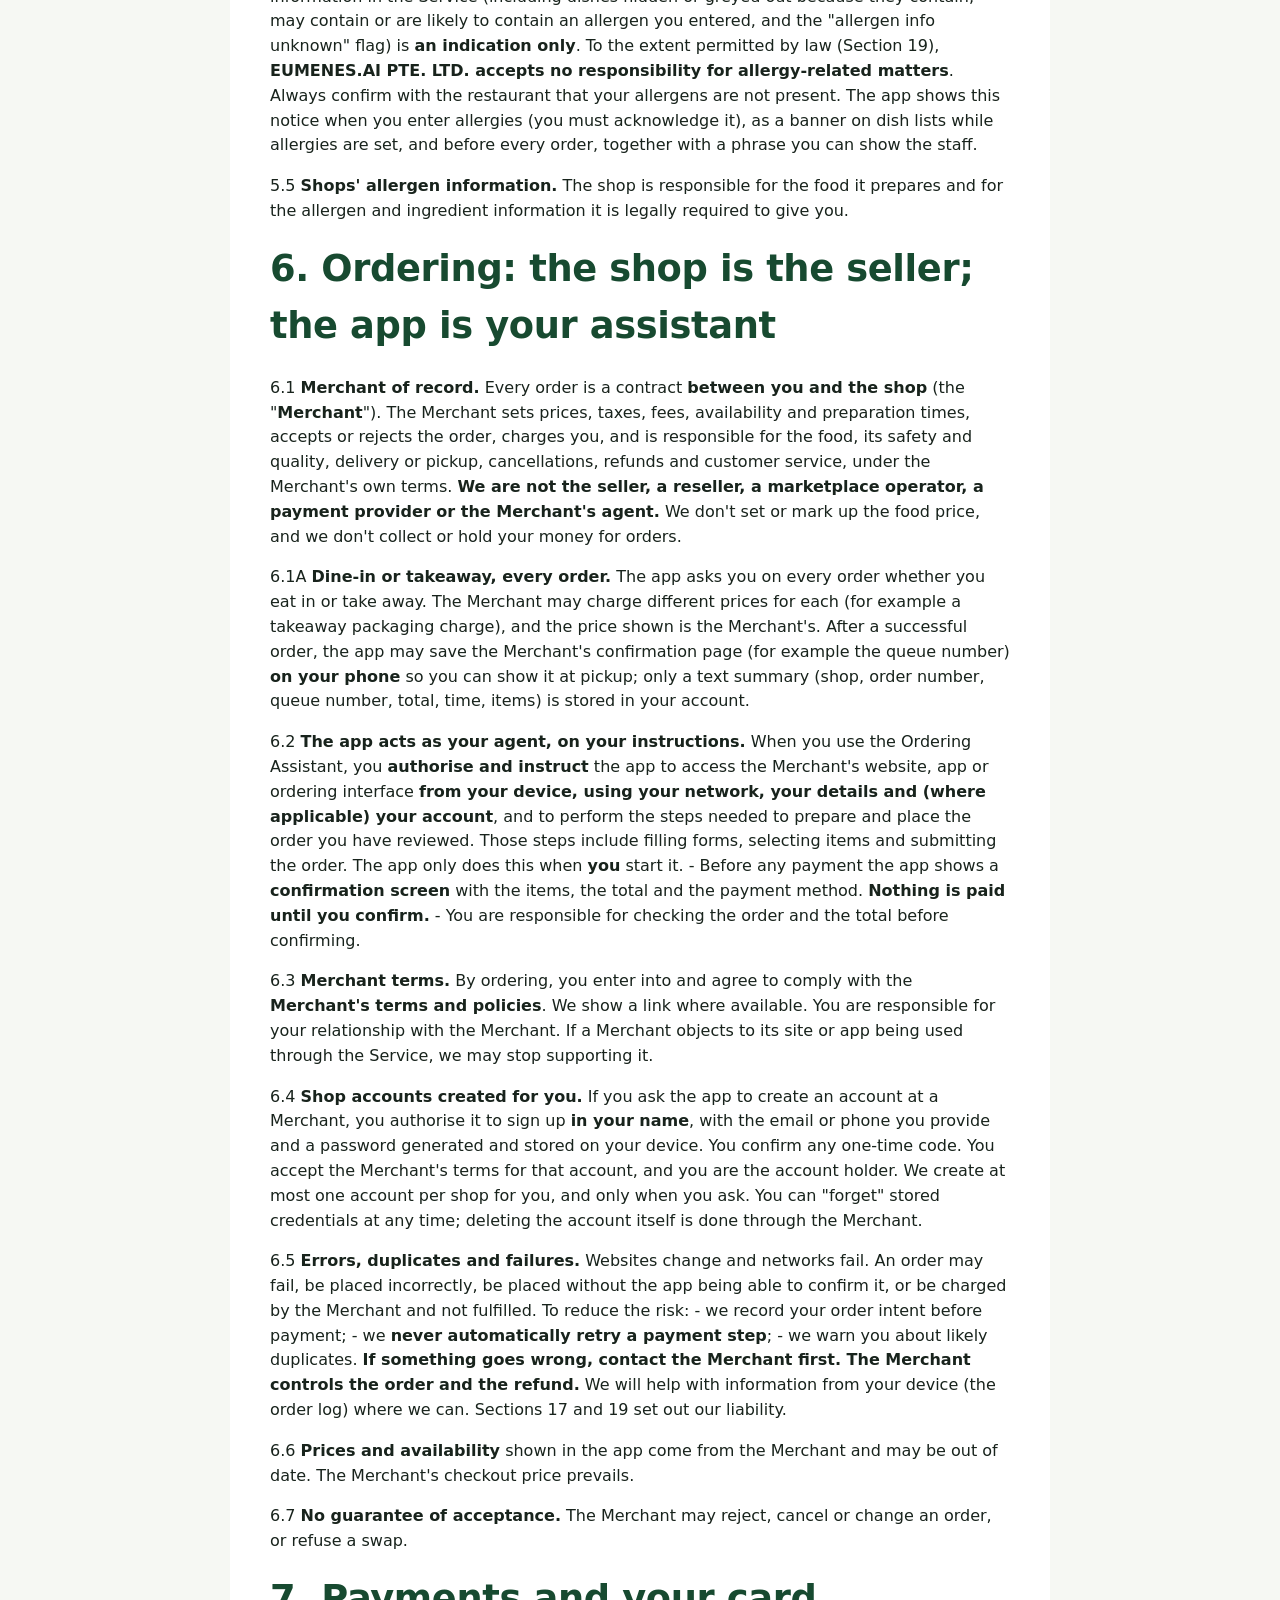
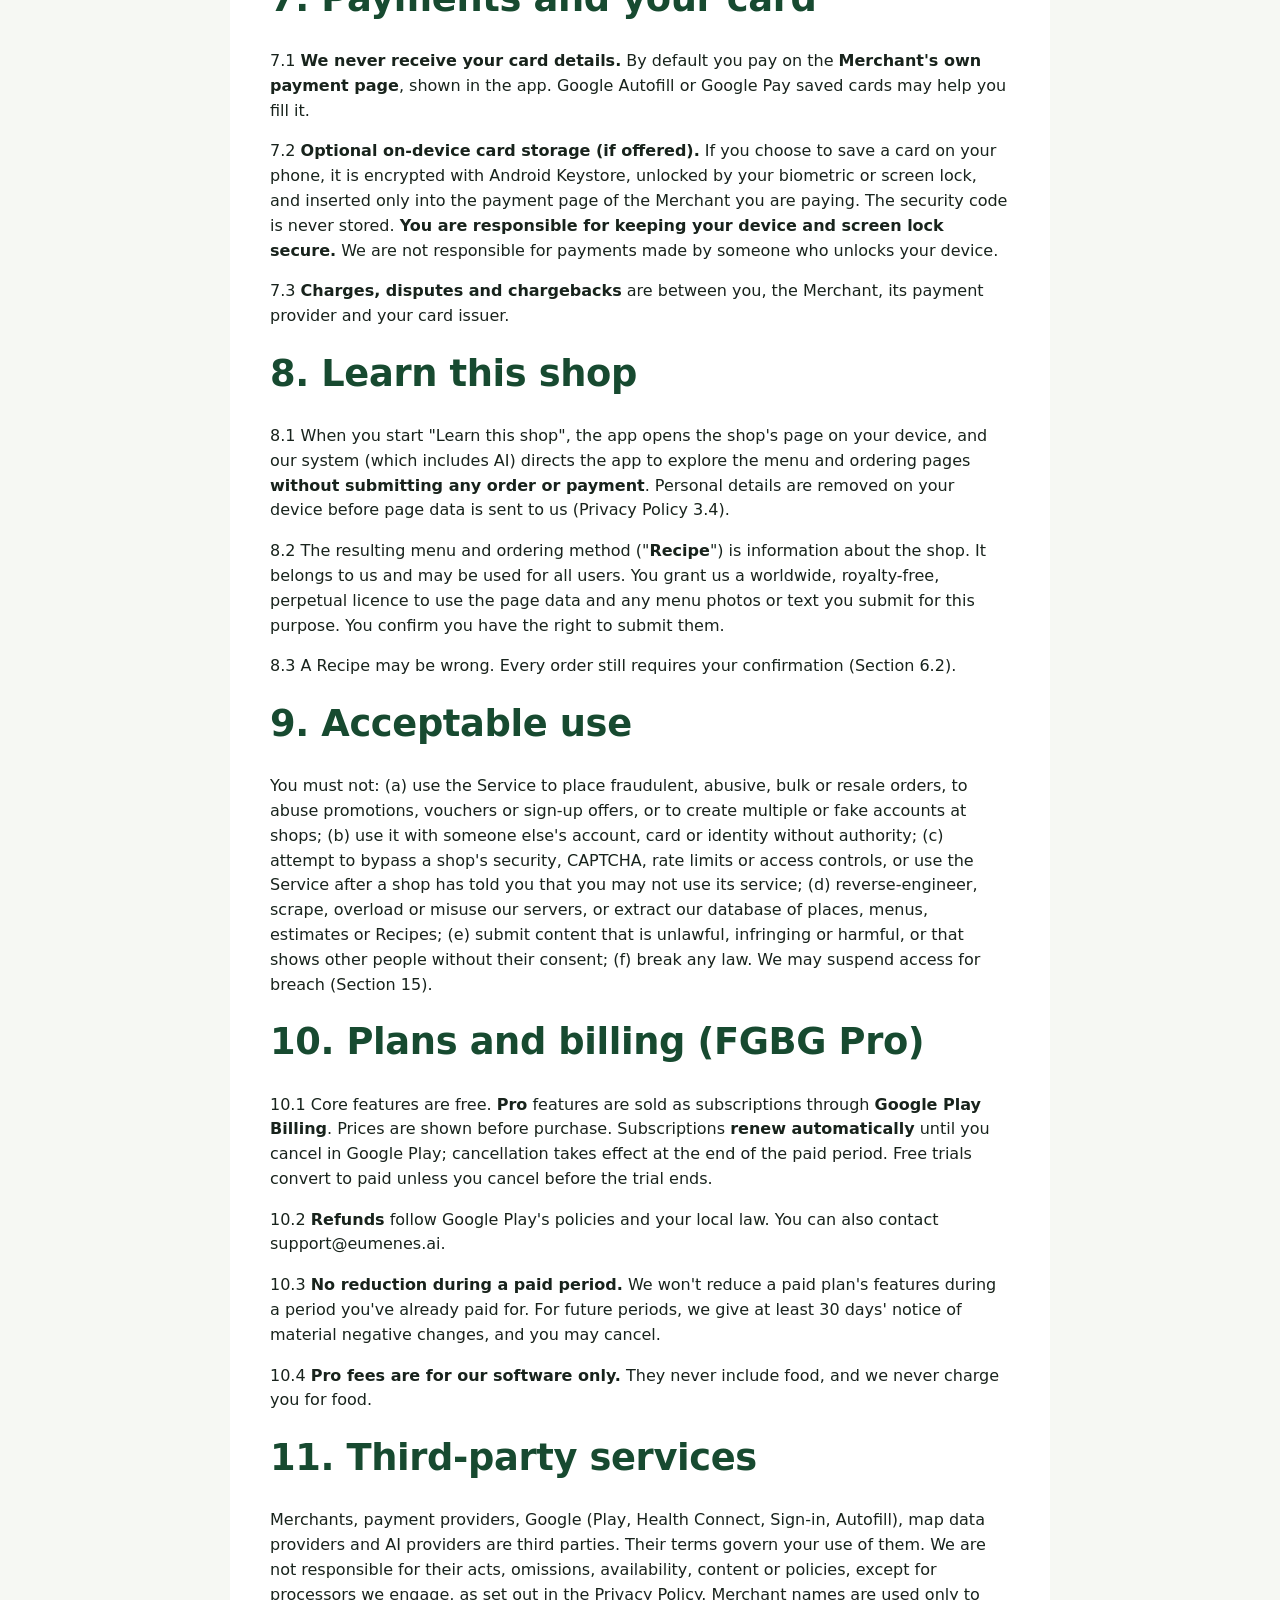
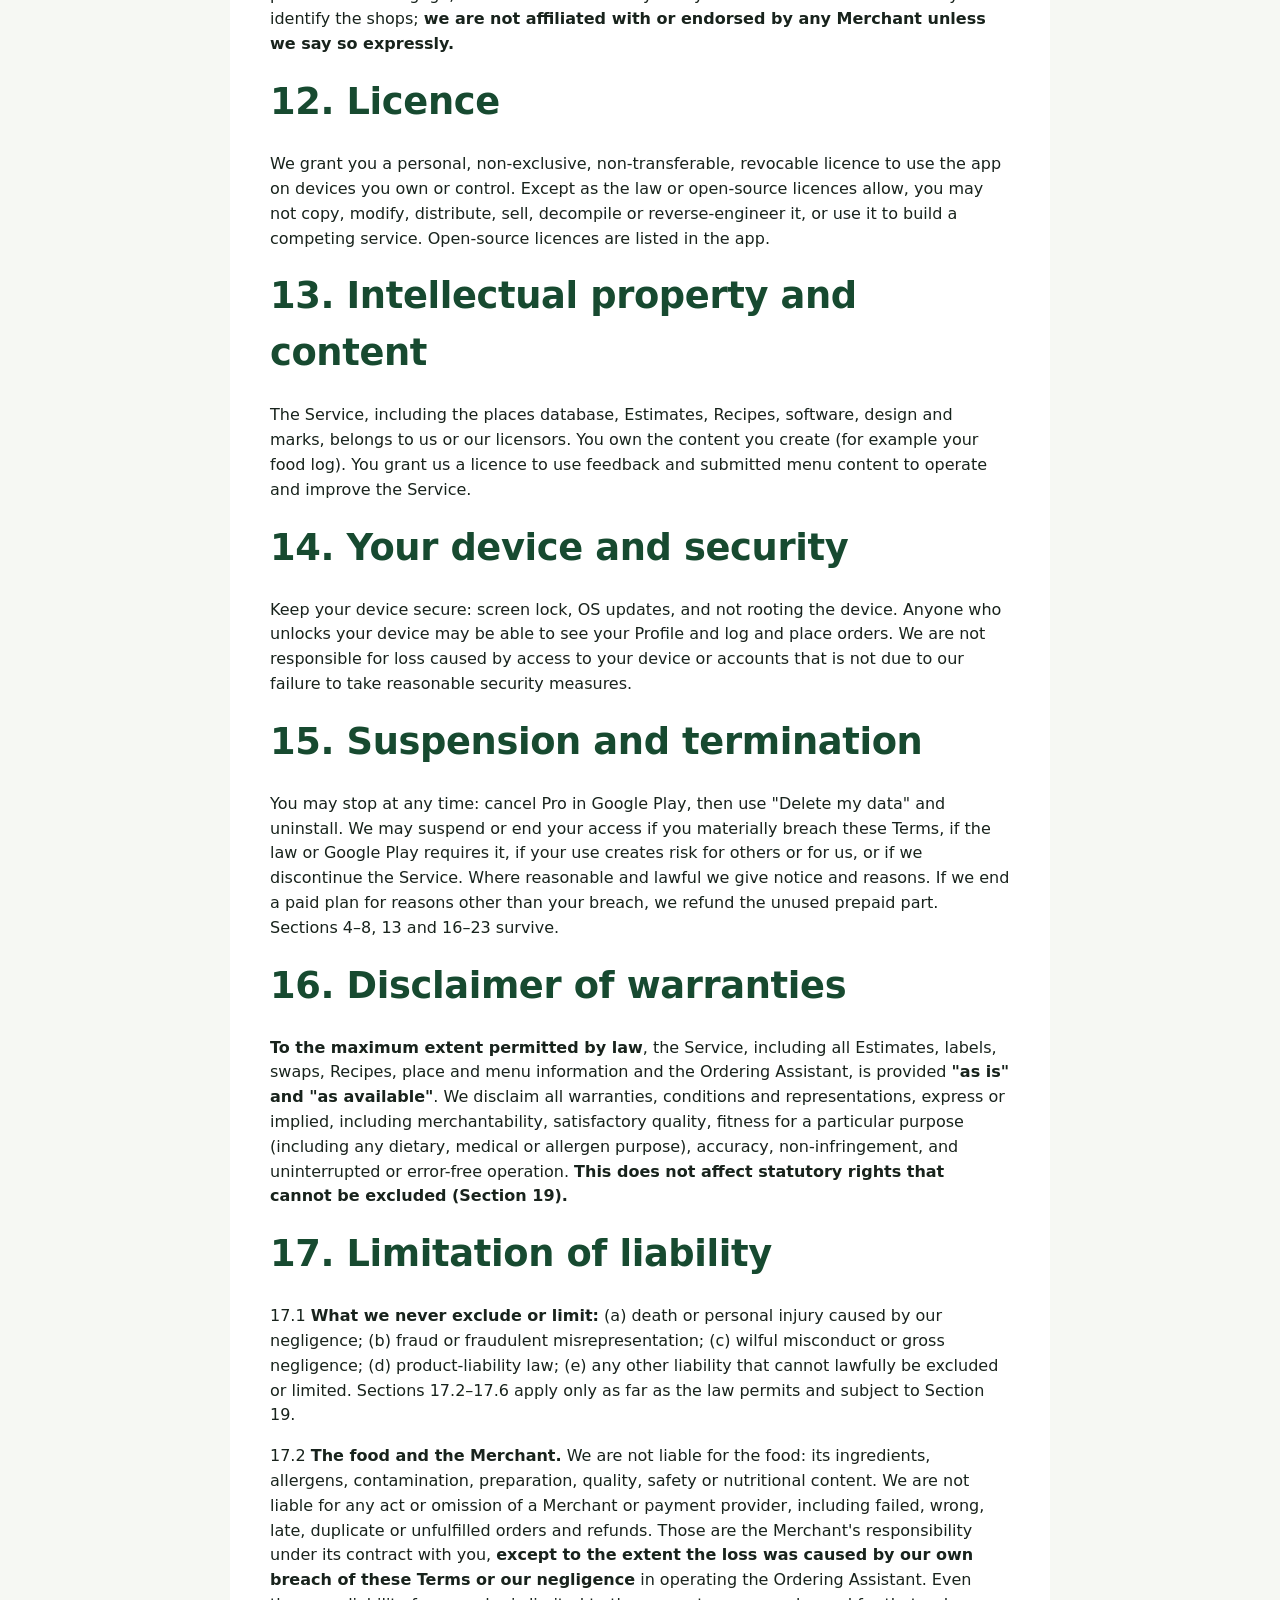
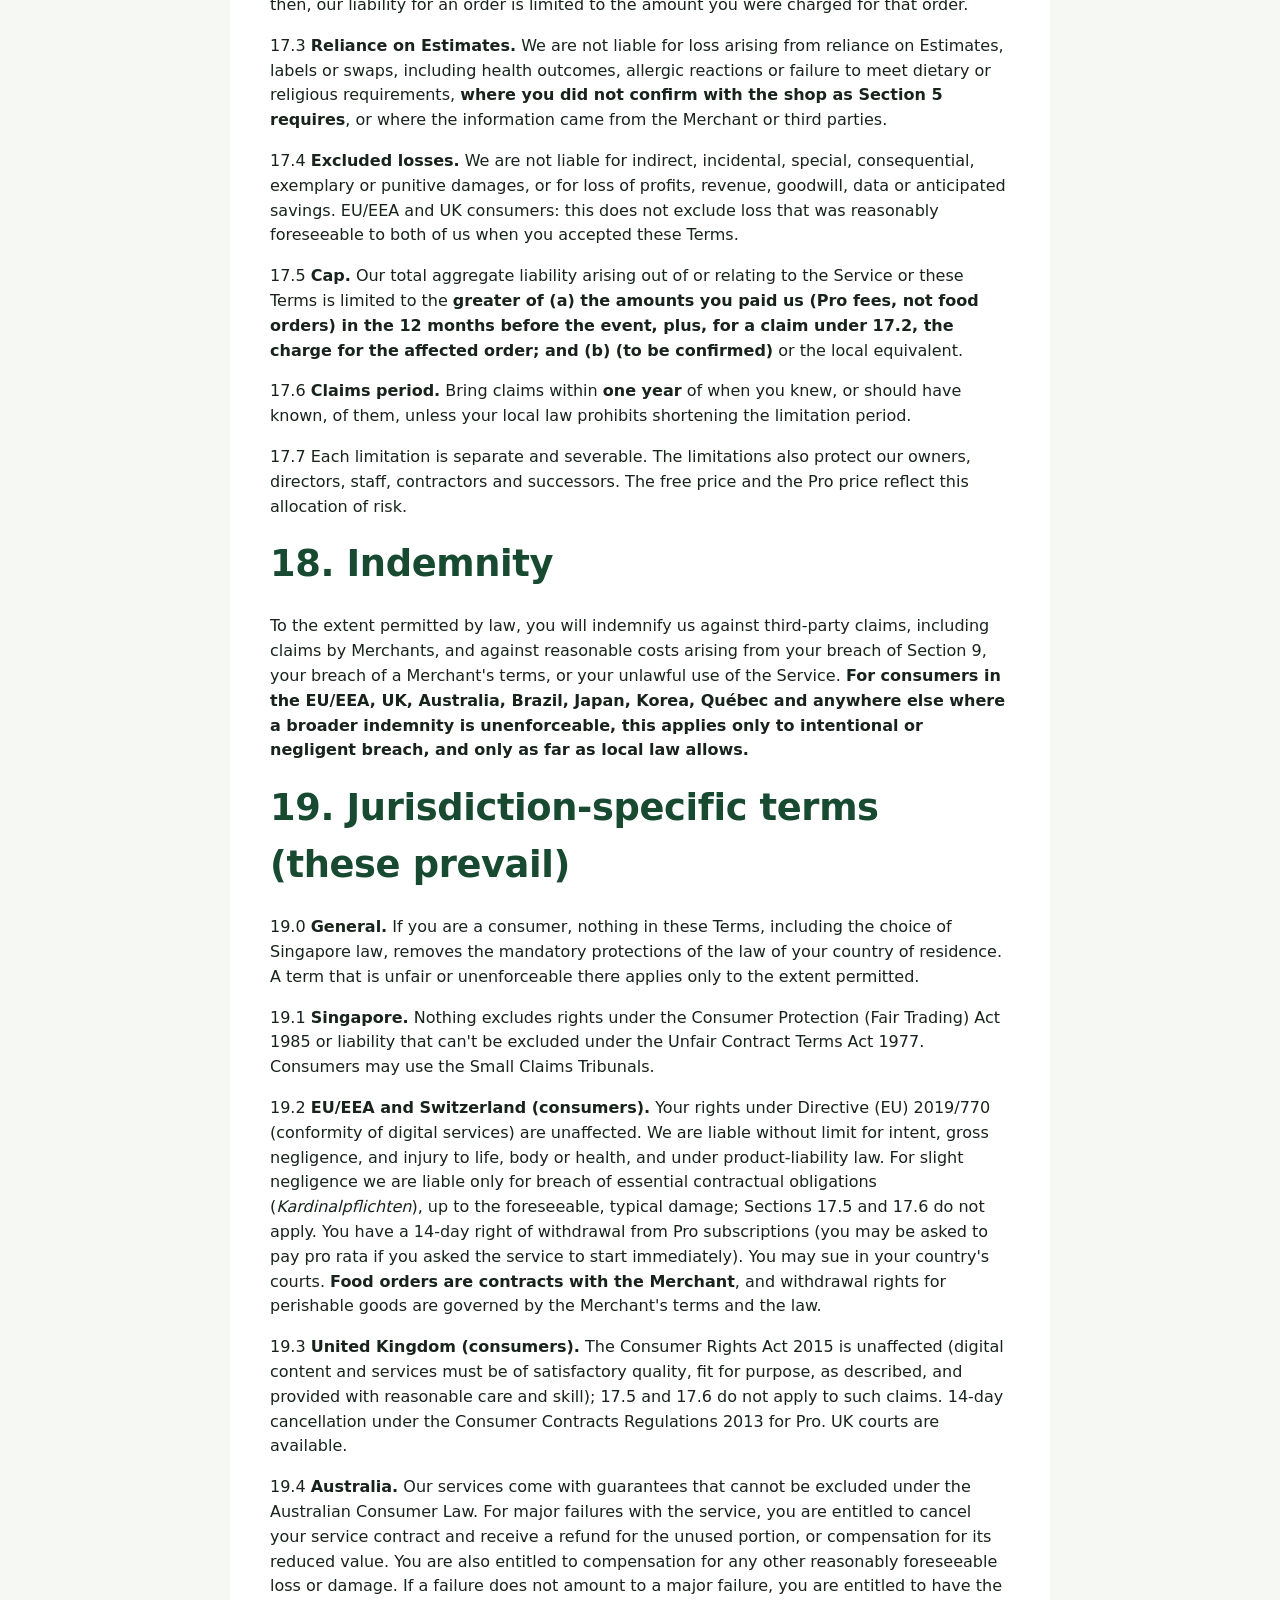
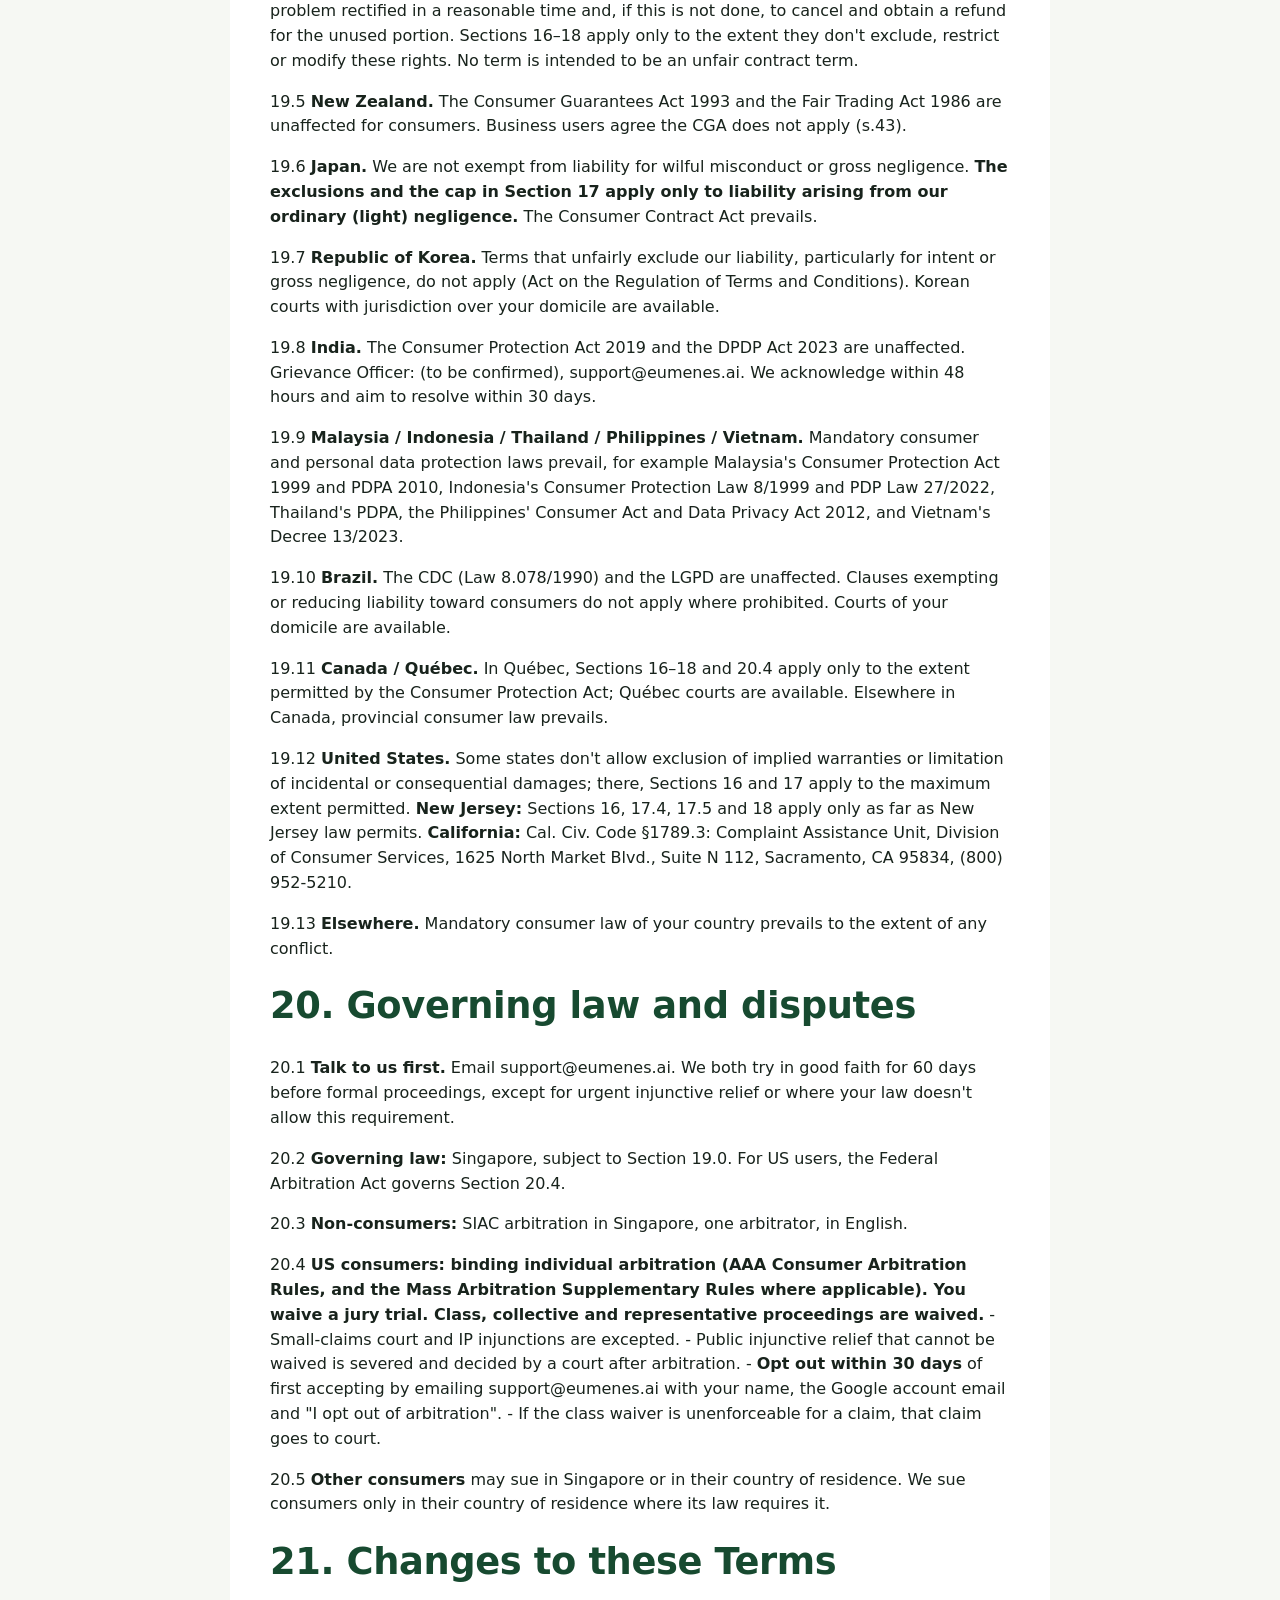
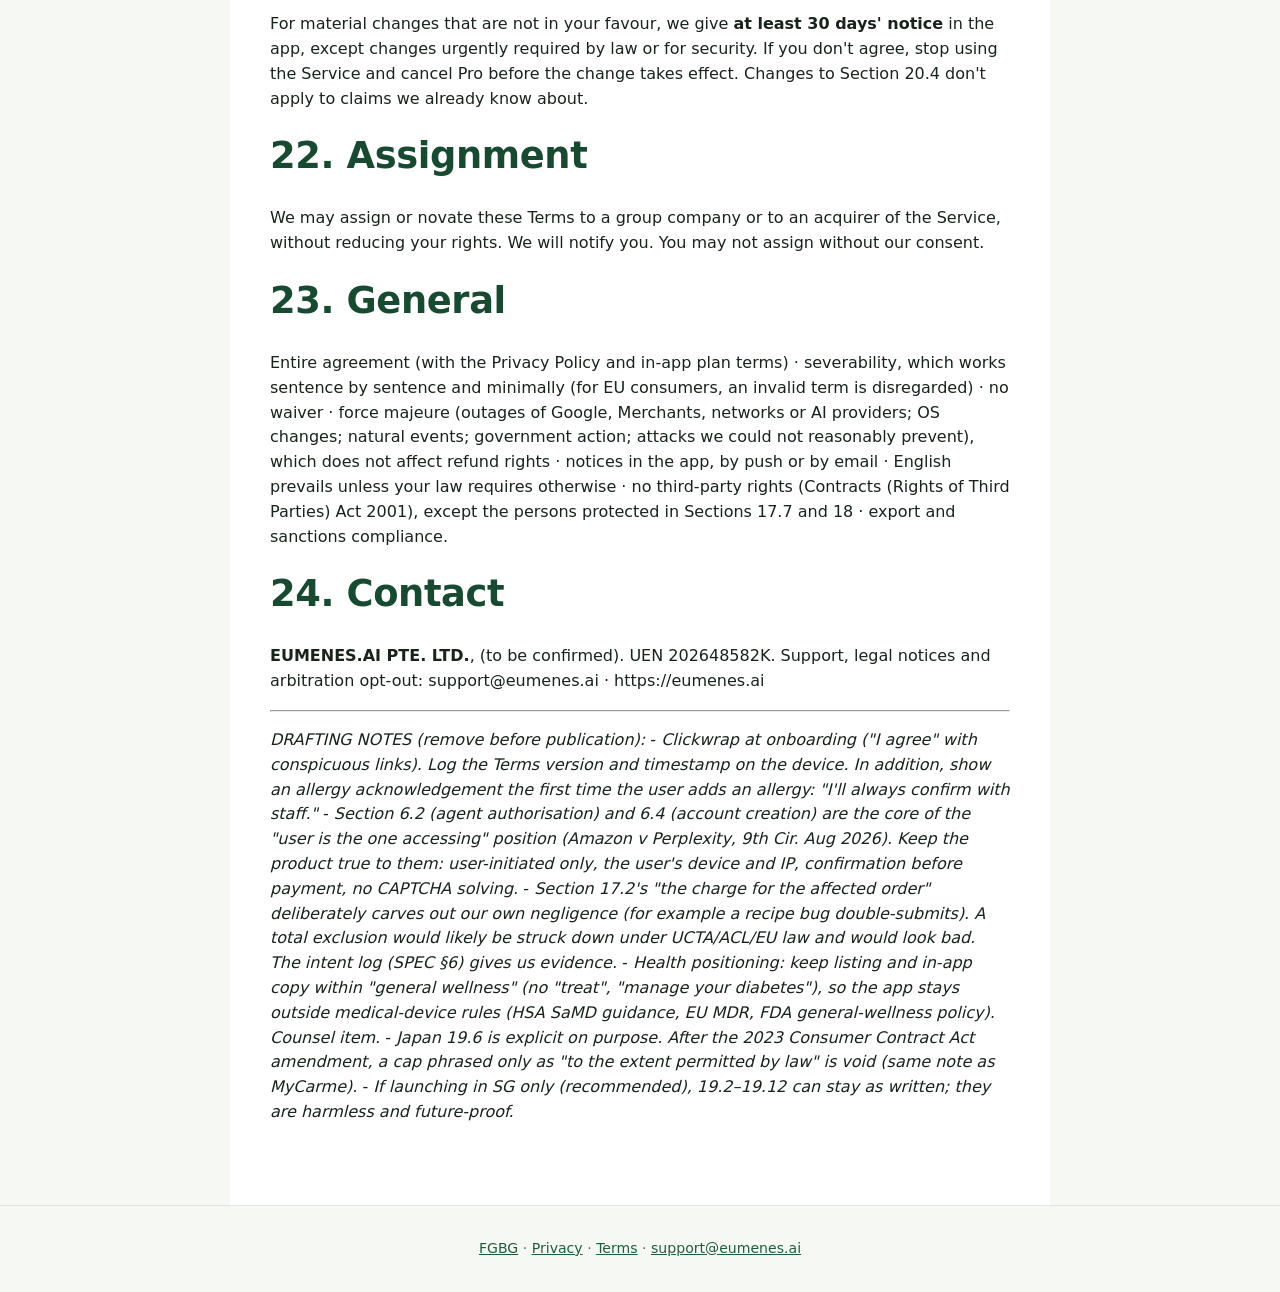
<file: terms/index.html>
<!doctype html><html lang="en"><head><meta charset="utf-8">
<meta name="viewport" content="width=device-width, initial-scale=1">
<title>FGBG Terms of Service</title><meta name="robots" content="noindex">
<link rel="icon" type="image/png" href="/assets/favicon-64.png"><link rel="stylesheet" href="/assets/site.css"></head>
<body><header class="top"><a class="brand" href="/"><img src="/assets/fgbg-icon-192.png" alt="" width="36" height="36"><span>FGBG</span></a></header>
<main class="legal"><p class="banner">Pre-launch version. The final version will be published here before FGBG launches on Google Play.</p>
<h1>FGBG Terms of Service</h1>
<p><strong>Version 1.0 (draft).</strong> Effective date: (to be confirmed)</p>
<blockquote>
<p><strong>The short version (plain-language summary, not a substitute for the full Terms)</strong></p>
<ul>
<li><strong>Estimates, not medical advice.</strong> Calories, carbs, protein and "fits your diet" labels are AI estimates from menus. Kitchens vary. If you have a medical condition, follow your doctor's or dietitian's plan.</li>
<li><strong>Allergies: indication only.</strong> FGBG gives an indication only and accepts no responsibility for allergy-related matters. Always confirm with the restaurant that your allergens are not present. We can't guarantee any dish is free of an allergen, or that a place is halal, kosher or vegetarian-certified. Never rely on the app alone if a mistake could hurt you.</li>
<li><strong>The shop sells you the food, not us.</strong> The shop is the seller and merchant of record. It sets prices, takes payment, makes the food and handles refunds. We are not a party to that sale.</li>
<li><strong>The app acts on your instructions.</strong> When you tap to order or ask it to create a shop account, it uses the shop's own website or app <em>for you</em>, with your details, from your phone. You confirm every payment. You are bound by the shop's terms.</li>
<li><strong>Your card stays with you.</strong> We never receive your card details.</li>
<li><strong>Our liability is limited as far as the law allows.</strong> Nothing here removes rights your local consumer law gives you and that can't be waived (Section 19).</li>
<li><strong>Disputes:</strong> Singapore law applies; consumers keep the mandatory protections of the law where they live. US users: individual arbitration and class-action waiver, unless you opt out within 30 days (Section 20.4).</li>
</ul>
</blockquote>
<hr />
<h2>1. Who we are and this agreement</h2>
<p>1.1 These Terms are a binding agreement between you and <strong>EUMENES.AI PTE. LTD.</strong> (Singapore, UEN 202648582K), (to be confirmed) ("<strong>we</strong>", "<strong>us</strong>"). They cover the FGBG app, its servers, websites and support (the "<strong>Service</strong>").</p>
<p>1.2 You accept by tapping <strong>"I agree"</strong> in the app or by using the Service. The <strong>Privacy Policy</strong> (https://fgbg.club/privacy/) is part of these Terms.</p>
<p>1.3 <strong>Google is not a party.</strong> Google LLC is not responsible for the Service. Google Play's terms govern your use of Google Play and Play purchases.</p>
<p>1.4 <strong>Consumers.</strong> A "consumer" uses the Service mainly for personal purposes. Section 19 sets out country-specific rules and <strong>prevails over any other section</strong>.</p>
<h2>2. Eligibility</h2>
<p>You must be <strong>18+</strong> (or the age of majority where you live) and able to contract. You may not use the Service where the law or sanctions bar it, or in countries where we don't offer it.</p>
<h2>3. What the Service does</h2>
<p>3.1 The Service:
(a) lets you record dietary preferences, restrictions, allergies and targets (your "<strong>Profile</strong>"), on your device;
(b) shows nearby food places and ranks their dishes against your Profile, with suggested modifications ("<strong>swaps</strong>") and estimated nutrition ("<strong>Estimates</strong>");
(c) at <strong>Supported Shops</strong>, prepares and submits orders through the shop's own website, app or API on your instructions ("<strong>Ordering Assistant</strong>");
(d) can try to learn how to order at a new shop when you scan a QR code or share a link ("<strong>Learn this shop</strong>");
(e) keeps a food log on your device and, if you choose, writes it to Health Connect.</p>
<p>3.2 <strong>Coverage changes.</strong> Shops can change their websites, prices, menus or terms at any time. Integrations may stop working without notice. We may add, suspend or remove any shop, including at the shop's request. "Learn this shop" may fail. When it fails, the app falls back to showing the menu or opening the shop's own page.</p>
<p>3.3 <strong>Changes and updates.</strong> We may change features to improve the Service, for security or legal reasons, or because of supplier or shop changes. We may require a minimum app version. We will not remotely delete your on-device data.</p>
<h2>4. Nutrition estimates and diet labels: not medical advice (important)</h2>
<p>4.1 <strong>Estimates only.</strong> Estimates and labels (✅ "fits", 🔧 "fits with one swap", ❌ "doesn't fit", "keto", "high-protein", "diabetic-friendly", "low-sodium" and so on) are <strong>automated, AI-assisted approximations</strong> from menu descriptions, photos, typical recipes and user feedback. They are <strong>not</strong> laboratory values, they are not provided by the shop, and they can be <strong>wrong, incomplete or out of date</strong>. Portions, recipes, sauces, oils and preparation vary by outlet, by day and by staff.</p>
<p>4.2 <strong>Not medical, dietetic or health advice.</strong> The Service is a <strong>general wellness and convenience tool</strong>. It is <strong>not a medical device</strong>, and it does not diagnose, treat, cure, monitor or prevent any disease or condition. It does not replace advice from a doctor, dietitian or other qualified professional. <strong>If you have diabetes, kidney disease, hypertension, an eating disorder, are pregnant or breastfeeding, take medication affected by diet, or have any medical condition, consult your healthcare professional before changing your diet, and follow their plan over anything the app shows.</strong> Default targets (for example a daily net-carb limit or protein goal) are general population defaults, not personal prescriptions.</p>
<p>4.3 <strong>Swaps are requests, not guarantees.</strong> A swap ("no rice, extra veg, sauce on the side") is a suggestion that you or the app pass to the shop. The shop may refuse it, charge for it or get it wrong. Check your food before you eat it.</p>
<h2>5. Allergies, intolerances and religious or ethical requirements (important)</h2>
<p>5.1 <strong>No allergen guarantee.</strong> We <strong>cannot and do not guarantee</strong> that any dish is free from any allergen or ingredient, including peanuts, tree nuts, shellfish, fish, egg, milk, soy, wheat or gluten, sesame, mustard, celery, lupin, molluscs or sulphites. Ingredient lists can be incomplete, and <strong>cross-contact</strong> in kitchens is common. The app never treats an allergen as removable by a swap, but even an item marked as not containing an allergen may contain it.</p>
<p>5.2 <strong>Always tell the staff and confirm.</strong> If you have a food allergy or coeliac disease, <strong>you must tell the shop's staff and confirm the ingredients and preparation with them every time</strong>, and carry any medication your doctor has prescribed. <strong>Do not rely on the Service as your only safeguard where a mistake could cause a reaction.</strong></p>
<p>5.3 <strong>Halal, kosher, vegetarian, vegan, Jain and similar.</strong> We cannot verify certification, kitchen practices or supply chains. Labels show what a menu appears to contain, not certification. Check the shop's certificate (for example MUIS in Singapore) where it matters to you.</p>
<p>5.4 <strong>Indication only; no responsibility for allergy-related matters.</strong> Allergen information in the Service (including dishes hidden or greyed out because they contain, may contain or are likely to contain an allergen you entered, and the "allergen info unknown" flag) is <strong>an indication only</strong>. To the extent permitted by law (Section 19), <strong>EUMENES.AI PTE. LTD. accepts no responsibility for allergy-related matters</strong>. Always confirm with the restaurant that your allergens are not present. The app shows this notice when you enter allergies (you must acknowledge it), as a banner on dish lists while allergies are set, and before every order, together with a phrase you can show the staff.</p>
<p>5.5 <strong>Shops' allergen information.</strong> The shop is responsible for the food it prepares and for the allergen and ingredient information it is legally required to give you.</p>
<h2>6. Ordering: the shop is the seller; the app is your assistant</h2>
<p>6.1 <strong>Merchant of record.</strong> Every order is a contract <strong>between you and the shop</strong> (the "<strong>Merchant</strong>"). The Merchant sets prices, taxes, fees, availability and preparation times, accepts or rejects the order, charges you, and is responsible for the food, its safety and quality, delivery or pickup, cancellations, refunds and customer service, under the Merchant's own terms. <strong>We are not the seller, a reseller, a marketplace operator, a payment provider or the Merchant's agent.</strong> We don't set or mark up the food price, and we don't collect or hold your money for orders.</p>
<p>6.1A <strong>Dine-in or takeaway, every order.</strong> The app asks you on every order whether you eat in or take away. The Merchant may charge different prices for each (for example a takeaway packaging charge), and the price shown is the Merchant's. After a successful order, the app may save the Merchant's confirmation page (for example the queue number) <strong>on your phone</strong> so you can show it at pickup; only a text summary (shop, order number, queue number, total, time, items) is stored in your account.</p>
<p>6.2 <strong>The app acts as your agent, on your instructions.</strong> When you use the Ordering Assistant, you <strong>authorise and instruct</strong> the app to access the Merchant's website, app or ordering interface <strong>from your device, using your network, your details and (where applicable) your account</strong>, and to perform the steps needed to prepare and place the order you have reviewed. Those steps include filling forms, selecting items and submitting the order. The app only does this when <strong>you</strong> start it.
- Before any payment the app shows a <strong>confirmation screen</strong> with the items, the total and the payment method. <strong>Nothing is paid until you confirm.</strong>
- You are responsible for checking the order and the total before confirming.</p>
<p>6.3 <strong>Merchant terms.</strong> By ordering, you enter into and agree to comply with the <strong>Merchant's terms and policies</strong>. We show a link where available. You are responsible for your relationship with the Merchant. If a Merchant objects to its site or app being used through the Service, we may stop supporting it.</p>
<p>6.4 <strong>Shop accounts created for you.</strong> If you ask the app to create an account at a Merchant, you authorise it to sign up <strong>in your name</strong>, with the email or phone you provide and a password generated and stored on your device. You confirm any one-time code. You accept the Merchant's terms for that account, and you are the account holder. We create at most one account per shop for you, and only when you ask. You can "forget" stored credentials at any time; deleting the account itself is done through the Merchant.</p>
<p>6.5 <strong>Errors, duplicates and failures.</strong> Websites change and networks fail. An order may fail, be placed incorrectly, be placed without the app being able to confirm it, or be charged by the Merchant and not fulfilled. To reduce the risk:
- we record your order intent before payment;
- we <strong>never automatically retry a payment step</strong>;
- we warn you about likely duplicates.
<strong>If something goes wrong, contact the Merchant first. The Merchant controls the order and the refund.</strong> We will help with information from your device (the order log) where we can. Sections 17 and 19 set out our liability.</p>
<p>6.6 <strong>Prices and availability</strong> shown in the app come from the Merchant and may be out of date. The Merchant's checkout price prevails.</p>
<p>6.7 <strong>No guarantee of acceptance.</strong> The Merchant may reject, cancel or change an order, or refuse a swap.</p>
<h2>7. Payments and your card</h2>
<p>7.1 <strong>We never receive your card details.</strong> By default you pay on the <strong>Merchant's own payment page</strong>, shown in the app. Google Autofill or Google Pay saved cards may help you fill it.</p>
<p>7.2 <strong>Optional on-device card storage (if offered).</strong> If you choose to save a card on your phone, it is encrypted with Android Keystore, unlocked by your biometric or screen lock, and inserted only into the payment page of the Merchant you are paying. The security code is never stored. <strong>You are responsible for keeping your device and screen lock secure.</strong> We are not responsible for payments made by someone who unlocks your device.</p>
<p>7.3 <strong>Charges, disputes and chargebacks</strong> are between you, the Merchant, its payment provider and your card issuer.</p>
<h2>8. Learn this shop</h2>
<p>8.1 When you start "Learn this shop", the app opens the shop's page on your device, and our system (which includes AI) directs the app to explore the menu and ordering pages <strong>without submitting any order or payment</strong>. Personal details are removed on your device before page data is sent to us (Privacy Policy 3.4).</p>
<p>8.2 The resulting menu and ordering method ("<strong>Recipe</strong>") is information about the shop. It belongs to us and may be used for all users. You grant us a worldwide, royalty-free, perpetual licence to use the page data and any menu photos or text you submit for this purpose. You confirm you have the right to submit them.</p>
<p>8.3 A Recipe may be wrong. Every order still requires your confirmation (Section 6.2).</p>
<h2>9. Acceptable use</h2>
<p>You must not:
(a) use the Service to place fraudulent, abusive, bulk or resale orders, to abuse promotions, vouchers or sign-up offers, or to create multiple or fake accounts at shops;
(b) use it with someone else's account, card or identity without authority;
(c) attempt to bypass a shop's security, CAPTCHA, rate limits or access controls, or use the Service after a shop has told you that you may not use its service;
(d) reverse-engineer, scrape, overload or misuse our servers, or extract our database of places, menus, estimates or Recipes;
(e) submit content that is unlawful, infringing or harmful, or that shows other people without their consent;
(f) break any law.
We may suspend access for breach (Section 15).</p>
<h2>10. Plans and billing (FGBG Pro)</h2>
<p>10.1 Core features are free. <strong>Pro</strong> features are sold as subscriptions through <strong>Google Play Billing</strong>. Prices are shown before purchase. Subscriptions <strong>renew automatically</strong> until you cancel in Google Play; cancellation takes effect at the end of the paid period. Free trials convert to paid unless you cancel before the trial ends.</p>
<p>10.2 <strong>Refunds</strong> follow Google Play's policies and your local law. You can also contact support@eumenes.ai.</p>
<p>10.3 <strong>No reduction during a paid period.</strong> We won't reduce a paid plan's features during a period you've already paid for. For future periods, we give at least 30 days' notice of material negative changes, and you may cancel.</p>
<p>10.4 <strong>Pro fees are for our software only.</strong> They never include food, and we never charge you for food.</p>
<h2>11. Third-party services</h2>
<p>Merchants, payment providers, Google (Play, Health Connect, Sign-in, Autofill), map data providers and AI providers are third parties. Their terms govern your use of them. We are not responsible for their acts, omissions, availability, content or policies, except for processors we engage, as set out in the Privacy Policy. Merchant names are used only to identify the shops; <strong>we are not affiliated with or endorsed by any Merchant unless we say so expressly.</strong></p>
<h2>12. Licence</h2>
<p>We grant you a personal, non-exclusive, non-transferable, revocable licence to use the app on devices you own or control. Except as the law or open-source licences allow, you may not copy, modify, distribute, sell, decompile or reverse-engineer it, or use it to build a competing service. Open-source licences are listed in the app.</p>
<h2>13. Intellectual property and content</h2>
<p>The Service, including the places database, Estimates, Recipes, software, design and marks, belongs to us or our licensors. You own the content you create (for example your food log). You grant us a licence to use feedback and submitted menu content to operate and improve the Service.</p>
<h2>14. Your device and security</h2>
<p>Keep your device secure: screen lock, OS updates, and not rooting the device. Anyone who unlocks your device may be able to see your Profile and log and place orders. We are not responsible for loss caused by access to your device or accounts that is not due to our failure to take reasonable security measures.</p>
<h2>15. Suspension and termination</h2>
<p>You may stop at any time: cancel Pro in Google Play, then use "Delete my data" and uninstall. We may suspend or end your access if you materially breach these Terms, if the law or Google Play requires it, if your use creates risk for others or for us, or if we discontinue the Service. Where reasonable and lawful we give notice and reasons. If we end a paid plan for reasons other than your breach, we refund the unused prepaid part. Sections 4–8, 13 and 16–23 survive.</p>
<h2>16. Disclaimer of warranties</h2>
<p><strong>To the maximum extent permitted by law</strong>, the Service, including all Estimates, labels, swaps, Recipes, place and menu information and the Ordering Assistant, is provided <strong>"as is" and "as available"</strong>. We disclaim all warranties, conditions and representations, express or implied, including merchantability, satisfactory quality, fitness for a particular purpose (including any dietary, medical or allergen purpose), accuracy, non-infringement, and uninterrupted or error-free operation. <strong>This does not affect statutory rights that cannot be excluded (Section 19).</strong></p>
<h2>17. Limitation of liability</h2>
<p>17.1 <strong>What we never exclude or limit:</strong>
(a) death or personal injury caused by our negligence;
(b) fraud or fraudulent misrepresentation;
(c) wilful misconduct or gross negligence;
(d) product-liability law;
(e) any other liability that cannot lawfully be excluded or limited.
Sections 17.2–17.6 apply only as far as the law permits and subject to Section 19.</p>
<p>17.2 <strong>The food and the Merchant.</strong> We are not liable for the food: its ingredients, allergens, contamination, preparation, quality, safety or nutritional content. We are not liable for any act or omission of a Merchant or payment provider, including failed, wrong, late, duplicate or unfulfilled orders and refunds. Those are the Merchant's responsibility under its contract with you, <strong>except to the extent the loss was caused by our own breach of these Terms or our negligence</strong> in operating the Ordering Assistant. Even then, our liability for an order is limited to the amount you were charged for that order.</p>
<p>17.3 <strong>Reliance on Estimates.</strong> We are not liable for loss arising from reliance on Estimates, labels or swaps, including health outcomes, allergic reactions or failure to meet dietary or religious requirements, <strong>where you did not confirm with the shop as Section 5 requires</strong>, or where the information came from the Merchant or third parties.</p>
<p>17.4 <strong>Excluded losses.</strong> We are not liable for indirect, incidental, special, consequential, exemplary or punitive damages, or for loss of profits, revenue, goodwill, data or anticipated savings. EU/EEA and UK consumers: this does not exclude loss that was reasonably foreseeable to both of us when you accepted these Terms.</p>
<p>17.5 <strong>Cap.</strong> Our total aggregate liability arising out of or relating to the Service or these Terms is limited to the <strong>greater of (a) the amounts you paid us (Pro fees, not food orders) in the 12 months before the event, plus, for a claim under 17.2, the charge for the affected order; and (b) (to be confirmed)</strong> or the local equivalent.</p>
<p>17.6 <strong>Claims period.</strong> Bring claims within <strong>one year</strong> of when you knew, or should have known, of them, unless your local law prohibits shortening the limitation period.</p>
<p>17.7 Each limitation is separate and severable. The limitations also protect our owners, directors, staff, contractors and successors. The free price and the Pro price reflect this allocation of risk.</p>
<h2>18. Indemnity</h2>
<p>To the extent permitted by law, you will indemnify us against third-party claims, including claims by Merchants, and against reasonable costs arising from your breach of Section 9, your breach of a Merchant's terms, or your unlawful use of the Service. <strong>For consumers in the EU/EEA, UK, Australia, Brazil, Japan, Korea, Québec and anywhere else where a broader indemnity is unenforceable, this applies only to intentional or negligent breach, and only as far as local law allows.</strong></p>
<h2>19. Jurisdiction-specific terms (these prevail)</h2>
<p>19.0 <strong>General.</strong> If you are a consumer, nothing in these Terms, including the choice of Singapore law, removes the mandatory protections of the law of your country of residence. A term that is unfair or unenforceable there applies only to the extent permitted.</p>
<p>19.1 <strong>Singapore.</strong> Nothing excludes rights under the Consumer Protection (Fair Trading) Act 1985 or liability that can't be excluded under the Unfair Contract Terms Act 1977. Consumers may use the Small Claims Tribunals.</p>
<p>19.2 <strong>EU/EEA and Switzerland (consumers).</strong> Your rights under Directive (EU) 2019/770 (conformity of digital services) are unaffected. We are liable without limit for intent, gross negligence, and injury to life, body or health, and under product-liability law. For slight negligence we are liable only for breach of essential contractual obligations (<em>Kardinalpflichten</em>), up to the foreseeable, typical damage; Sections 17.5 and 17.6 do not apply. You have a 14-day right of withdrawal from Pro subscriptions (you may be asked to pay pro rata if you asked the service to start immediately). You may sue in your country's courts. <strong>Food orders are contracts with the Merchant</strong>, and withdrawal rights for perishable goods are governed by the Merchant's terms and the law.</p>
<p>19.3 <strong>United Kingdom (consumers).</strong> The Consumer Rights Act 2015 is unaffected (digital content and services must be of satisfactory quality, fit for purpose, as described, and provided with reasonable care and skill); 17.5 and 17.6 do not apply to such claims. 14-day cancellation under the Consumer Contracts Regulations 2013 for Pro. UK courts are available.</p>
<p>19.4 <strong>Australia.</strong> Our services come with guarantees that cannot be excluded under the Australian Consumer Law. For major failures with the service, you are entitled to cancel your service contract and receive a refund for the unused portion, or compensation for its reduced value. You are also entitled to compensation for any other reasonably foreseeable loss or damage. If a failure does not amount to a major failure, you are entitled to have the problem rectified in a reasonable time and, if this is not done, to cancel and obtain a refund for the unused portion. Sections 16–18 apply only to the extent they don't exclude, restrict or modify these rights. No term is intended to be an unfair contract term.</p>
<p>19.5 <strong>New Zealand.</strong> The Consumer Guarantees Act 1993 and the Fair Trading Act 1986 are unaffected for consumers. Business users agree the CGA does not apply (s.43).</p>
<p>19.6 <strong>Japan.</strong> We are not exempt from liability for wilful misconduct or gross negligence. <strong>The exclusions and the cap in Section 17 apply only to liability arising from our ordinary (light) negligence.</strong> The Consumer Contract Act prevails.</p>
<p>19.7 <strong>Republic of Korea.</strong> Terms that unfairly exclude our liability, particularly for intent or gross negligence, do not apply (Act on the Regulation of Terms and Conditions). Korean courts with jurisdiction over your domicile are available.</p>
<p>19.8 <strong>India.</strong> The Consumer Protection Act 2019 and the DPDP Act 2023 are unaffected. Grievance Officer: (to be confirmed), support@eumenes.ai. We acknowledge within 48 hours and aim to resolve within 30 days.</p>
<p>19.9 <strong>Malaysia / Indonesia / Thailand / Philippines / Vietnam.</strong> Mandatory consumer and personal data protection laws prevail, for example Malaysia's Consumer Protection Act 1999 and PDPA 2010, Indonesia's Consumer Protection Law 8/1999 and PDP Law 27/2022, Thailand's PDPA, the Philippines' Consumer Act and Data Privacy Act 2012, and Vietnam's Decree 13/2023.</p>
<p>19.10 <strong>Brazil.</strong> The CDC (Law 8.078/1990) and the LGPD are unaffected. Clauses exempting or reducing liability toward consumers do not apply where prohibited. Courts of your domicile are available.</p>
<p>19.11 <strong>Canada / Québec.</strong> In Québec, Sections 16–18 and 20.4 apply only to the extent permitted by the Consumer Protection Act; Québec courts are available. Elsewhere in Canada, provincial consumer law prevails.</p>
<p>19.12 <strong>United States.</strong> Some states don't allow exclusion of implied warranties or limitation of incidental or consequential damages; there, Sections 16 and 17 apply to the maximum extent permitted. <strong>New Jersey:</strong> Sections 16, 17.4, 17.5 and 18 apply only as far as New Jersey law permits. <strong>California:</strong> Cal. Civ. Code §1789.3: Complaint Assistance Unit, Division of Consumer Services, 1625 North Market Blvd., Suite N 112, Sacramento, CA 95834, (800) 952-5210.</p>
<p>19.13 <strong>Elsewhere.</strong> Mandatory consumer law of your country prevails to the extent of any conflict.</p>
<h2>20. Governing law and disputes</h2>
<p>20.1 <strong>Talk to us first.</strong> Email support@eumenes.ai. We both try in good faith for 60 days before formal proceedings, except for urgent injunctive relief or where your law doesn't allow this requirement.</p>
<p>20.2 <strong>Governing law:</strong> Singapore, subject to Section 19.0. For US users, the Federal Arbitration Act governs Section 20.4.</p>
<p>20.3 <strong>Non-consumers:</strong> SIAC arbitration in Singapore, one arbitrator, in English.</p>
<p>20.4 <strong>US consumers: binding individual arbitration (AAA Consumer Arbitration Rules, and the Mass Arbitration Supplementary Rules where applicable). You waive a jury trial. Class, collective and representative proceedings are waived.</strong>
- Small-claims court and IP injunctions are excepted.
- Public injunctive relief that cannot be waived is severed and decided by a court after arbitration.
- <strong>Opt out within 30 days</strong> of first accepting by emailing support@eumenes.ai with your name, the Google account email and "I opt out of arbitration".
- If the class waiver is unenforceable for a claim, that claim goes to court.</p>
<p>20.5 <strong>Other consumers</strong> may sue in Singapore or in their country of residence. We sue consumers only in their country of residence where its law requires it.</p>
<h2>21. Changes to these Terms</h2>
<p>For material changes that are not in your favour, we give <strong>at least 30 days' notice</strong> in the app, except changes urgently required by law or for security. If you don't agree, stop using the Service and cancel Pro before the change takes effect. Changes to Section 20.4 don't apply to claims we already know about.</p>
<h2>22. Assignment</h2>
<p>We may assign or novate these Terms to a group company or to an acquirer of the Service, without reducing your rights. We will notify you. You may not assign without our consent.</p>
<h2>23. General</h2>
<p>Entire agreement (with the Privacy Policy and in-app plan terms) · severability, which works sentence by sentence and minimally (for EU consumers, an invalid term is disregarded) · no waiver · force majeure (outages of Google, Merchants, networks or AI providers; OS changes; natural events; government action; attacks we could not reasonably prevent), which does not affect refund rights · notices in the app, by push or by email · English prevails unless your law requires otherwise · no third-party rights (Contracts (Rights of Third Parties) Act 2001), except the persons protected in Sections 17.7 and 18 · export and sanctions compliance.</p>
<h2>24. Contact</h2>
<p><strong>EUMENES.AI PTE. LTD.</strong>, (to be confirmed). UEN 202648582K. Support, legal notices and arbitration opt-out: support@eumenes.ai · https://eumenes.ai</p>
<hr />
<p><em>DRAFTING NOTES (remove before publication):</em>
- <em>Clickwrap at onboarding ("I agree" with conspicuous links). Log the Terms version and timestamp on the device. In addition, show an allergy acknowledgement the first time the user adds an allergy: "I'll always confirm with staff."</em>
- <em>Section 6.2 (agent authorisation) and 6.4 (account creation) are the core of the "user is the one accessing" position (Amazon v Perplexity, 9th Cir. Aug 2026). Keep the product true to them: user-initiated only, the user's device and IP, confirmation before payment, no CAPTCHA solving.</em>
- <em>Section 17.2's "the charge for the affected order" deliberately carves out our own negligence (for example a recipe bug double-submits). A total exclusion would likely be struck down under UCTA/ACL/EU law and would look bad. The intent log (SPEC §6) gives us evidence.</em>
- <em>Health positioning: keep listing and in-app copy within "general wellness" (no "treat", "manage your diabetes"), so the app stays outside medical-device rules (HSA SaMD guidance, EU MDR, FDA general-wellness policy). Counsel item.</em>
- <em>Japan 19.6 is explicit on purpose. After the 2023 Consumer Contract Act amendment, a cap phrased only as "to the extent permitted by law" is void (same note as MyCarme).</em>
- <em>If launching in SG only (recommended), 19.2–19.12 can stay as written; they are harmless and future-proof.</em></p></main>
<footer><p><a href="/">FGBG</a> · <a href="/privacy/">Privacy</a> · <a href="/terms/">Terms</a> · <a href="mailto:support@eumenes.ai">support@eumenes.ai</a></p></footer>
</body></html>
</file>
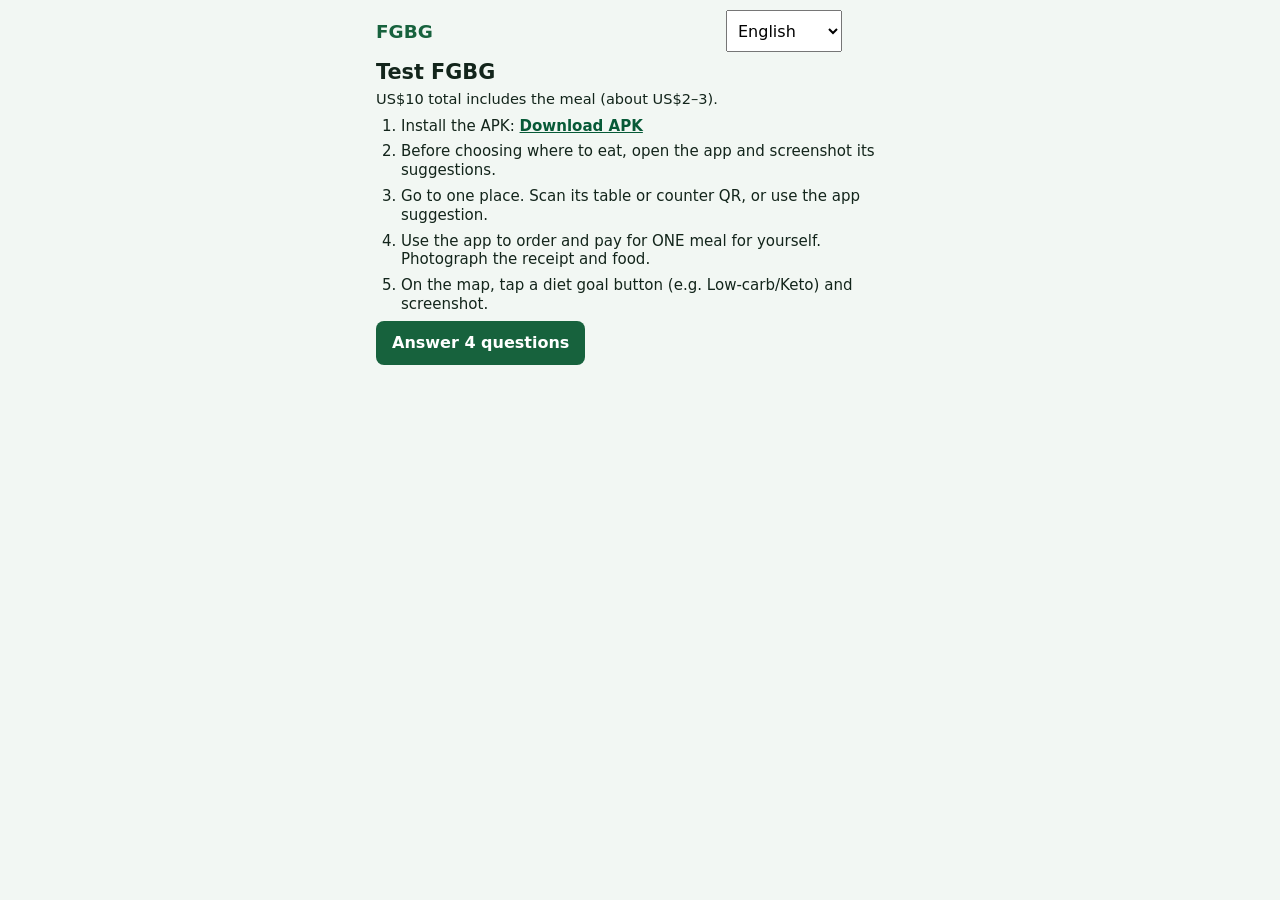
<file: test/index.html>
<!doctype html><html lang="en"><head><meta charset="utf-8"><meta name="viewport" content="width=device-width,initial-scale=1"><meta name="robots" content="noindex,nofollow"><meta name="theme-color" content="#175d3c"><title>FGBG test</title><link rel="stylesheet" href="/test/test.css"><script defer src="/test/test.js"></script></head>
<body><main><header><strong>FGBG</strong><label><span class="sr">Language</span><select id="locale" aria-label="Language"><option value="en">English</option><option value="id">Bahasa Indonesia</option><option value="ms">Bahasa Melayu</option><option value="fil">Filipino</option><option value="ur">اردو</option><option value="th">ไทย</option><option value="vi">Tiếng Việt</option></select></label></header>
<section id="instructions"><h1 data-t="title">Test FGBG</h1><p data-t="intro">US$10 total includes the meal (about US$2–3).</p><ol>
<li><span data-t="install">Install the APK:</span> <a id="apk" href="/download?lang=en" data-t="apk">Download APK</a></li>
<li data-t="nearby">Before choosing where to eat, open the app and screenshot its suggestions.</li><li data-t="scan">Go to one place. Scan its table or counter QR, or use the app suggestion.</li><li data-t="order">Use the app to order and pay for ONE meal for yourself. Photograph the receipt and food.</li><li data-t="diet">On the map, tap a diet goal button (e.g. Low-carb/Keto) and screenshot.</li></ol><button id="open" type="button" data-t="feedback">Answer 4 questions</button></section>
<section id="feedback" hidden><h1 data-t="feedbackTitle">Your feedback</h1><p data-t="privacy">Share answers and screenshots privately with the recruiter. Never share passwords or payment details.</p><form id="form"><div id="questions"></div><button type="submit" data-t="copy">Copy answers</button><p id="status" role="status" aria-live="polite"></p></form><button class="secondary" id="back" type="button" data-t="back">Back to instructions</button></section>
<noscript>Enable JavaScript for translations and feedback. Install the APK. Before choosing where to eat, open the app and screenshot its suggestions. Go to one place; scan its table or counter QR, or use the app suggestion. Use the app to order and pay for one meal for yourself; photograph the receipt and food. Tap a diet goal button on the map and screenshot. Answer four questions, and share your phone model and app language. US$10 total includes the meal (about US$2–3). Share privately with the recruiter; hide personal and payment details.</noscript></main></body></html>
</file>
<file: assets/site.css>
:root{--g:#1f5e3d;--g2:#174a30;--a:#f0a818;--c:#f6f8f3;--ink:#18231c;--mut:#5b6b60;--line:#dfe6dc}
*{box-sizing:border-box}
html{scroll-behavior:smooth}
body{margin:0;font-family:system-ui,-apple-system,"Segoe UI",Roboto,"Helvetica Neue",Arial,sans-serif;color:var(--ink);background:var(--c);line-height:1.55}
a{color:var(--g)}
img{display:block}
.top{display:flex;justify-content:space-between;align-items:center;padding:14px clamp(16px,5vw,56px);position:sticky;top:0;background:rgba(246,248,243,.92);backdrop-filter:blur(8px);z-index:5;border-bottom:1px solid var(--line)}
.brand{display:flex;gap:10px;align-items:center;text-decoration:none;color:var(--g);font-weight:800;letter-spacing:.04em;font-size:1.15rem}
.brand img{border-radius:9px}
.pill{background:var(--g);color:#fff;text-decoration:none;padding:8px 16px;border-radius:999px;font-weight:600;font-size:.92rem}
main section{padding:clamp(40px,7vw,88px) clamp(16px,5vw,56px)}
.hero{display:grid;grid-template-columns:1.1fr .9fr;gap:40px;align-items:center;max-width:1180px;margin:0 auto}
.kicker{color:var(--g);font-weight:700;text-transform:uppercase;letter-spacing:.08em;font-size:.8rem;margin:0 0 12px}
h1{font-size:clamp(2.6rem,7vw,4.6rem);line-height:1.02;margin:0 0 18px;color:var(--g2);letter-spacing:-.02em}
h1 em{font-style:normal;color:var(--a)}
.lead{font-size:clamp(1.05rem,2.2vw,1.25rem);color:var(--mut);max-width:34ch;margin:0 0 26px}
.cta{display:flex;gap:12px;flex-wrap:wrap}
.btn{display:inline-block;padding:13px 22px;border-radius:12px;font-weight:700;text-decoration:none;font-size:1rem}
.btn.primary{background:var(--a);color:#2a1d00}
.btn.primary:hover{filter:brightness(.96)}
.btn.ghost{border:2px solid var(--g);color:var(--g)}
.phone{justify-self:center;width:min(310px,80vw);aspect-ratio:9/18.5;background:#111;border-radius:38px;padding:11px;box-shadow:0 30px 60px -20px rgba(23,74,48,.45)}
.screen{background:#fff;border-radius:29px;height:100%;padding:18px 14px;overflow:hidden;display:flex;flex-direction:column;gap:10px}
.scan{display:flex;gap:10px;align-items:center;background:var(--c);border-radius:14px;padding:10px;font-size:.78rem;color:var(--mut)}
.qr{flex:0 0 44px;height:44px;border-radius:8px;background:repeating-linear-gradient(90deg,var(--g) 0 4px,#fff 4px 8px),var(--g);background-blend-mode:multiply;border:3px solid var(--g)}
.label{margin:6px 2px 0;font-weight:800;color:var(--g2);font-size:.9rem}
.card{border:1px solid var(--line);border-radius:14px;padding:10px 12px;display:flex;flex-direction:column;gap:2px;font-size:.82rem}
.card small{color:var(--mut)}
.tag{align-self:flex-start;margin-top:4px;font-size:.7rem;font-weight:700;padding:2px 8px;border-radius:999px;background:#fff3d6;color:#7a5300}
.tag.ok{background:#e3f1e8;color:var(--g)}
h2{font-size:clamp(1.6rem,3.6vw,2.3rem);color:var(--g2);margin:0 0 22px;letter-spacing:-.01em}
.diets{background:var(--g);color:#fff;text-align:center}
.diets h2{color:#fff}
.chips{list-style:none;padding:0;margin:0 auto;display:flex;flex-wrap:wrap;gap:12px;justify-content:center;max-width:900px}
.chips li{background:rgba(255,255,255,.1);border:1px solid rgba(255,255,255,.25);padding:12px 18px;border-radius:999px;font-weight:700;display:flex;gap:8px;align-items:center}
.diets .note{opacity:.88;margin:22px auto 0;max-width:46ch}
.how{max-width:900px;margin:0 auto}
.how ol{list-style:none;counter-reset:s;padding:0;margin:0;display:grid;gap:14px}
.how li{counter-increment:s;background:#fff;border:1px solid var(--line);border-radius:16px;padding:18px 18px 18px 64px;position:relative;display:flex;flex-direction:column;gap:4px}
.how li::before{content:counter(s);position:absolute;left:18px;top:16px;width:32px;height:32px;border-radius:50%;background:var(--a);color:#2a1d00;font-weight:800;display:grid;place-items:center}
.how li span{color:var(--mut)}
.values{display:grid;grid-template-columns:repeat(3,1fr);gap:18px;max-width:1100px;margin:0 auto}
.values div{background:#fff;border-radius:16px;padding:22px;border-top:5px solid var(--g)}
.values h3{margin:0 0 6px;color:var(--g2)}
.values p{margin:0;color:var(--mut)}
.soon{text-align:center;background:linear-gradient(180deg,var(--c),#e9f1e6)}
.soon p{color:var(--mut)}
.small{font-size:.85rem}
footer{padding:28px clamp(16px,5vw,56px);border-top:1px solid var(--line);color:var(--mut);font-size:.88rem;text-align:center}
footer p{margin:4px 0}
@media (max-width:820px){.hero{grid-template-columns:1fr}.values{grid-template-columns:1fr}.phone{width:min(270px,76vw)}}
/* legal pages */
.legal{max-width:820px;margin:0 auto;padding:32px clamp(16px,5vw,40px) 64px;background:#fff}
.legal h1{font-size:2rem}
.legal table{border-collapse:collapse;width:100%;font-size:.9rem;display:block;overflow-x:auto}
.legal th,.legal td{border:1px solid var(--line);padding:6px 8px;vertical-align:top}
.legal blockquote{margin:0 0 16px;padding:10px 16px;background:var(--c);border-left:4px solid var(--g)}
.banner{background:#fff3d6;color:#5a3d00;padding:10px 14px;border-radius:10px;font-size:.9rem}
</file>
<file: join/join.css>
.join-main{min-height:calc(100vh - 150px);padding:clamp(28px,7vw,72px) 16px;display:grid;place-items:start center}
.join-card{width:min(100%,620px);background:#fff;border:1px solid var(--line);border-top:5px solid var(--g);border-radius:18px;padding:clamp(22px,5vw,42px);box-shadow:0 18px 42px -32px rgba(23,74,48,.5)}
.join-card h1{font-size:clamp(2rem,8vw,3.1rem);line-height:1.05;margin-bottom:14px}
.join-intro{color:var(--mut);margin:0 0 26px}
#join-form{display:grid;gap:20px}
.field{display:grid;gap:7px}
.field label{font-weight:750;color:var(--g2)}
.field input{width:100%;min-height:48px;padding:11px 13px;border:1px solid #aebcaf;border-radius:10px;background:#fff;color:var(--ink);font:inherit;font-size:1rem}
.field input:focus{outline:3px solid rgba(240,168,24,.4);border-color:var(--g)}
.field small,.privacy-note{color:var(--mut);font-size:.88rem}
.honeypot{position:absolute;width:1px;height:1px;padding:0;margin:-1px;overflow:hidden;clip:rect(0,0,0,0);white-space:nowrap;border:0}
.consent-field{display:grid;grid-template-columns:24px 1fr;gap:11px;align-items:start;padding:14px;background:var(--c);border-radius:12px}
.consent-field input{width:22px;height:22px;margin:2px 0;accent-color:var(--g)}
.consent-field label{line-height:1.5}
.privacy-note{margin-top:-15px}
#submit-button{width:100%;border:0;cursor:pointer}
#submit-button:disabled{cursor:not-allowed;opacity:.55;filter:saturate(.55)}
.status{min-height:1.5em;margin:-10px 0 0;font-weight:650;color:var(--g2)}
.status[data-kind="error"]{color:#8d2c20}
.success-instructions{margin-top:22px;padding:18px;background:var(--c);border-radius:12px;line-height:1.55}
.success-instructions h2{margin:0 0 8px;font-size:1.2rem}
.success-instructions p{margin:8px 0}
.join-note{margin:22px 0 0;padding-top:18px;border-top:1px solid var(--line);font-size:.92rem;color:var(--mut)}
.noscript-note{margin:18px 0 0;padding:12px;background:#fff3d6;border-radius:10px;color:#5a3d00}
@media(max-width:480px){.top{position:static}.join-main{padding-top:22px}.join-card{border-radius:14px}}
.visually-hidden{position:absolute;width:1px;height:1px;padding:0;margin:-1px;overflow:hidden;clip:rect(0,0,0,0);white-space:nowrap;border:0}
.top-actions{display:flex;align-items:center;gap:10px}.language-selector{max-width:45vw;min-height:40px;padding:6px 9px;border:1px solid var(--line);border-radius:9px;background:#fff;color:var(--ink);font:inherit;font-size:.9rem}
html[dir="rtl"] .join-card{text-align:right}
.top{flex-wrap:wrap;gap:12px}.top-actions{flex-wrap:wrap;max-width:100%}.top .brand{flex-shrink:0}
.join-card,.field{min-width:0}.join-card{overflow-wrap:anywhere}
</file>
<file: test/test.css>
:root{font-family:system-ui,sans-serif;color:#13251b;background:#f2f7f3}*{box-sizing:border-box}body{margin:0}main{max-width:560px;margin:auto;padding:10px 16px 16px}header{display:flex;align-items:center;justify-content:space-between;color:#17623d;gap:8px}header strong{font-size:1.15rem}select{font:inherit;padding:7px;max-width:65%;min-height:42px}h1{font-size:1.3rem;line-height:1.15;margin:9px 0 5px}p{font-size:.91rem;line-height:1.28;margin:5px 0 8px}ol{padding-inline-start:25px;margin:7px 0}li{font-size:.94rem;line-height:1.25;margin-block:7px}a{color:#075a37;font-weight:700}.safety{font-weight:750;color:#863b12}button{font:inherit;min-height:44px;border:0;border-radius:8px;background:#17623d;color:white;font-weight:700;padding:9px 16px;cursor:pointer}.secondary{color:#17623d;background:transparent;text-decoration:underline}label.question{display:block;margin:12px 0;font-size:.95rem;font-weight:650}textarea{display:block;width:100%;min-height:76px;font:inherit;margin-top:5px;padding:8px;border:1px solid #829387;border-radius:6px}#status{color:#17623d;white-space:pre-wrap}section[hidden]{display:none}.sr{position:absolute;width:1px;height:1px;overflow:hidden;clip:rect(0,0,0,0)}:focus-visible{outline:3px solid #dc9c31;outline-offset:2px}noscript{display:block;margin-top:12px}
</file>
